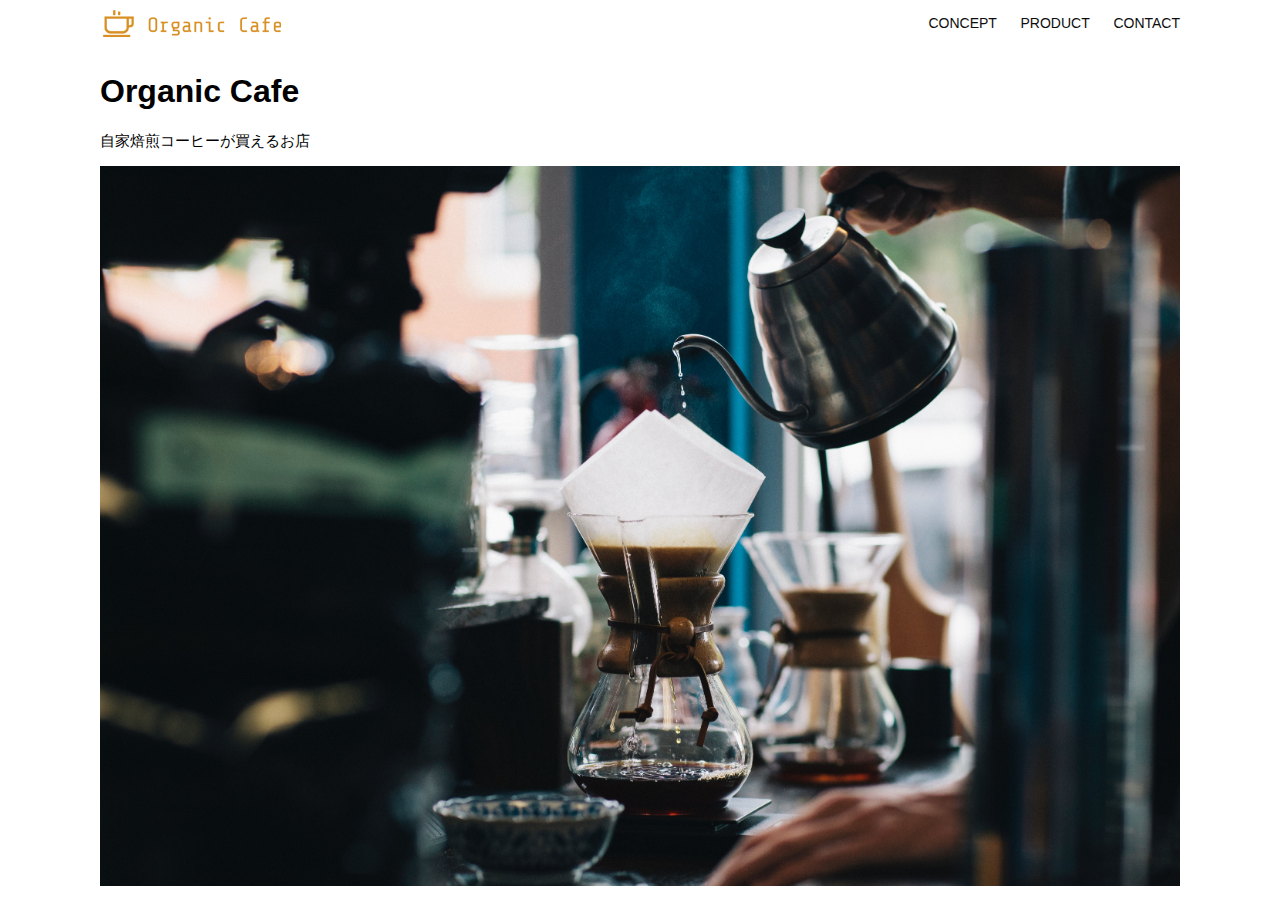
<file: hrml-css-kadai_013/index.html>
<!DOCTYPE html>
<html>

<head>
  <title>Organic Cafe</title>
  <meta charset="UTF-8" />
  <meta name="description" content="自家焙煎のコーヒーがお家で楽しめるOrganic Cafe" />
  <meta name="viewport" content="width=device-width, initial-scale=1.0" />
  <link rel="stylesheet" href="style.css" />
</head>

<body>
  <!-- ヘッダー -->
  <header>
    <!-- ロゴ -->
    <a href="index.html" id="logo"><img src="images/logo.png" alt="トップページに戻る" /></a>

    <!-- PC用ナビゲーション -->
    <nav id="nav-pc">
      <a href="index.html#concept">CONCEPT</a>
      <a href="index.html#product">PRODUCT</a>
      <a href="index.html#contact">CONTACT</a>
    </nav>
    <!-- 追加　-->

    <img id="menu-sp" src="images/button-menu.png" alt="ナビゲーションを開く"
      onclick="document.getElementById('nav-sp').style.display = 'block'">

    <nav id="nav-sp">
      <ul>
        <li>
          <img id="close" src="images/button-close.png" alt="ナビゲーションを閉じる"
            onclick="document.getElementById('nav-sp').style.display = 'none'">
        </li>
        <li>
          <a id="logo-sp" href="index.html" onclick="document.getElementById('nav-sp').style.display = 'none'">
            <img src="images/logo-sp.png" alt="トップページに戻る">
          </a>
        </li>
        <li>
          <a class="menu" href="index.html#concept"
            onclick="document.getElementById('nav-sp').style.display = 'none'">CONCEPT</a>
        </li>
        <li>
          <a class="menu" href="index.html#product"
            onclick="document.getElementById('nav-sp').style.display = 'none'">PRODUCT</a>
        </li>
        <li><a class="menu" href="index.html#contact"
            onclick="document.getElementById('nav-sp').style.display = 'none'">CONTACT</a>
        </li>
      </ul>
    </nav>
    </div>
  </header>

  <main>
    <article>
      <!-- メインビジュアル -->
      <section id="main-visual">
        <div id="main-message">
          <h1>Organic Cafe</h1>
          <p>自家焙煎コーヒーが買えるお店</p>
        </div>
        <img src="images/main-image.jpg" alt="コーヒーをハンドドリップで淹れる画像" />
      </section>
    </article>
  </main>
</body>

</html>
</file>
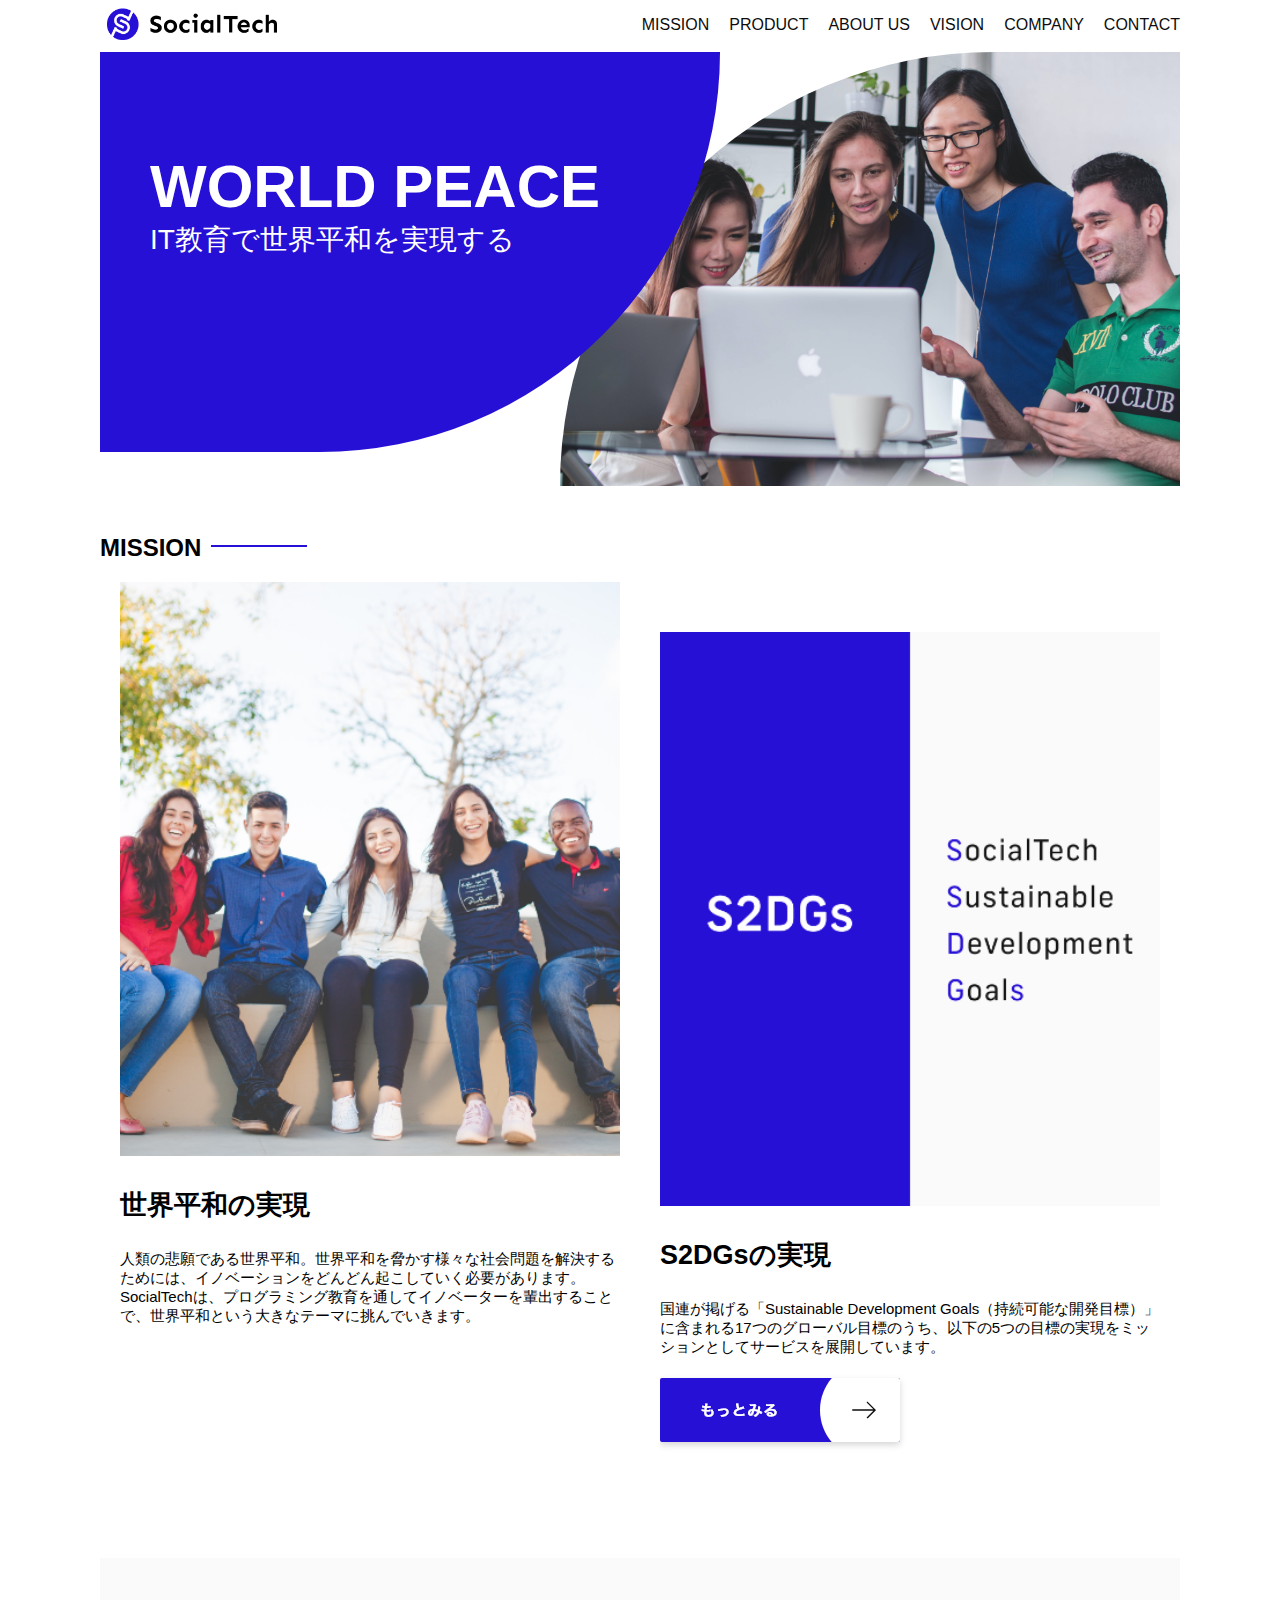
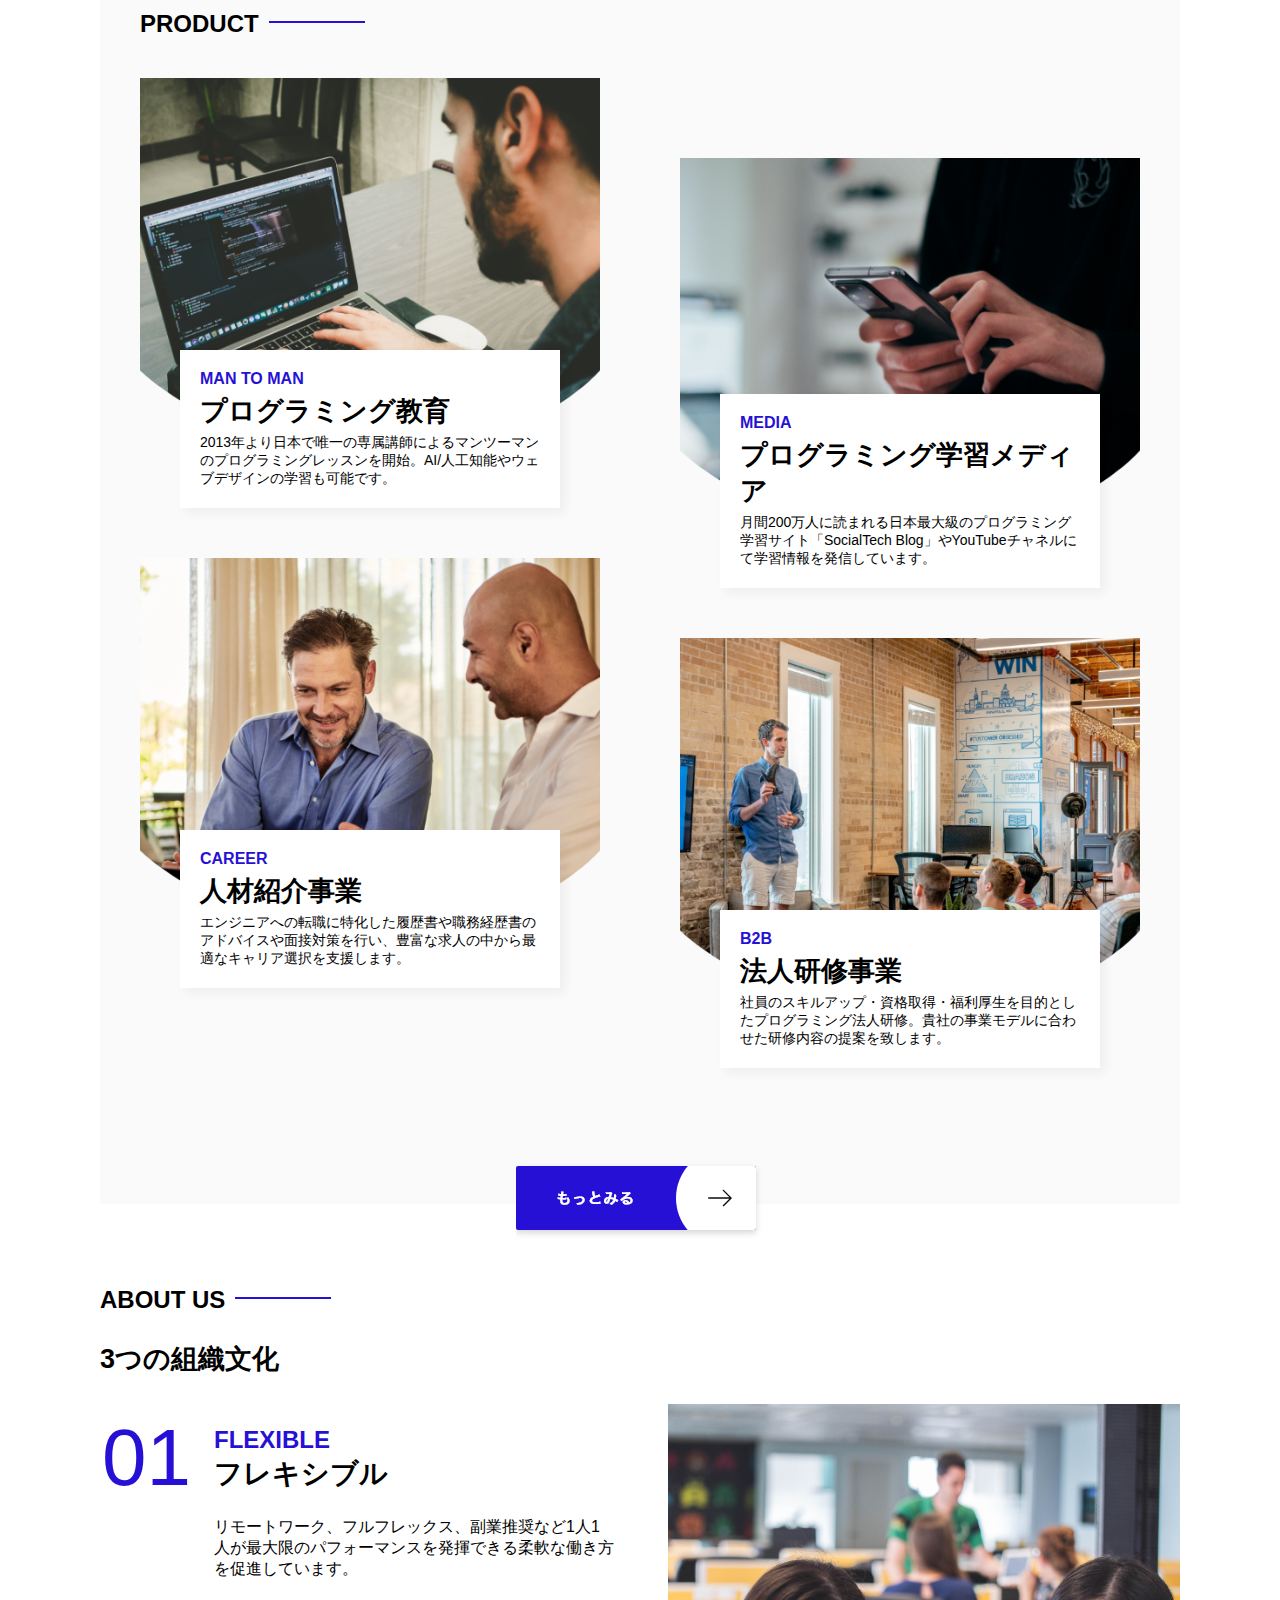
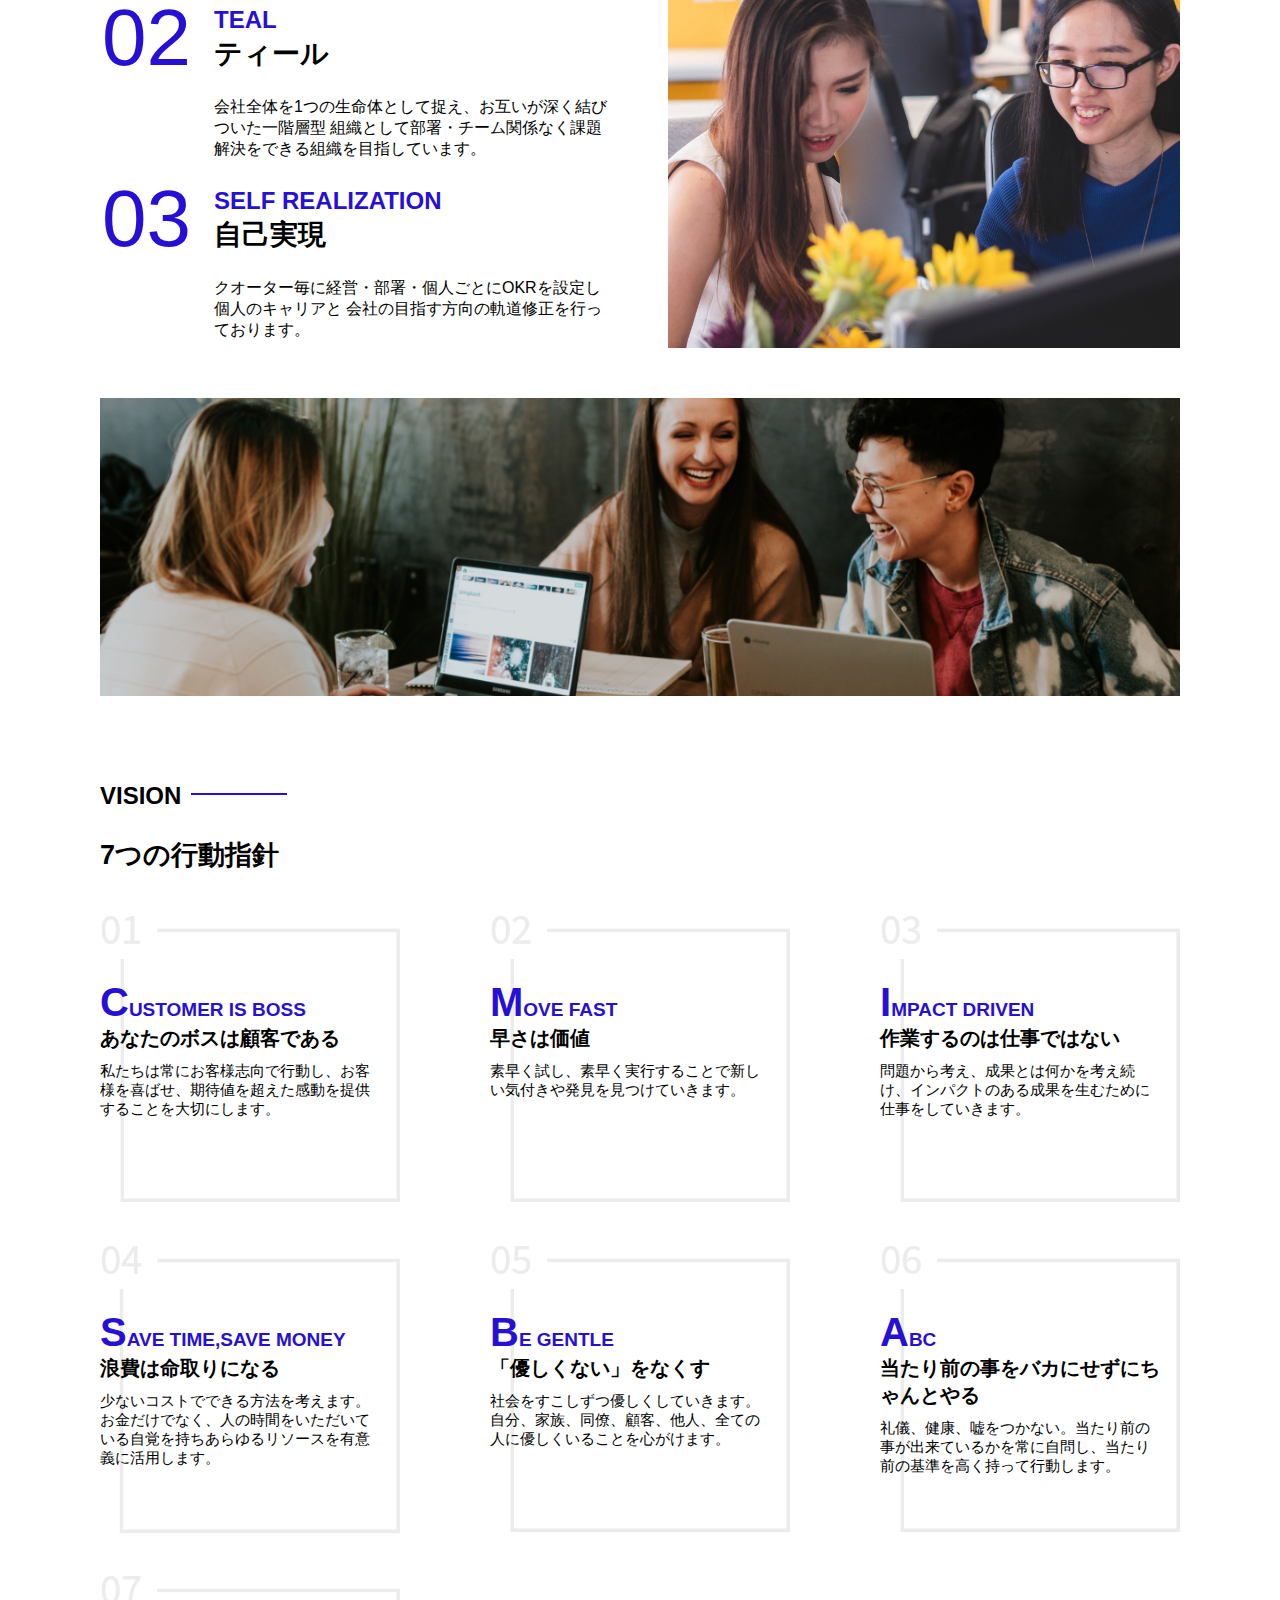
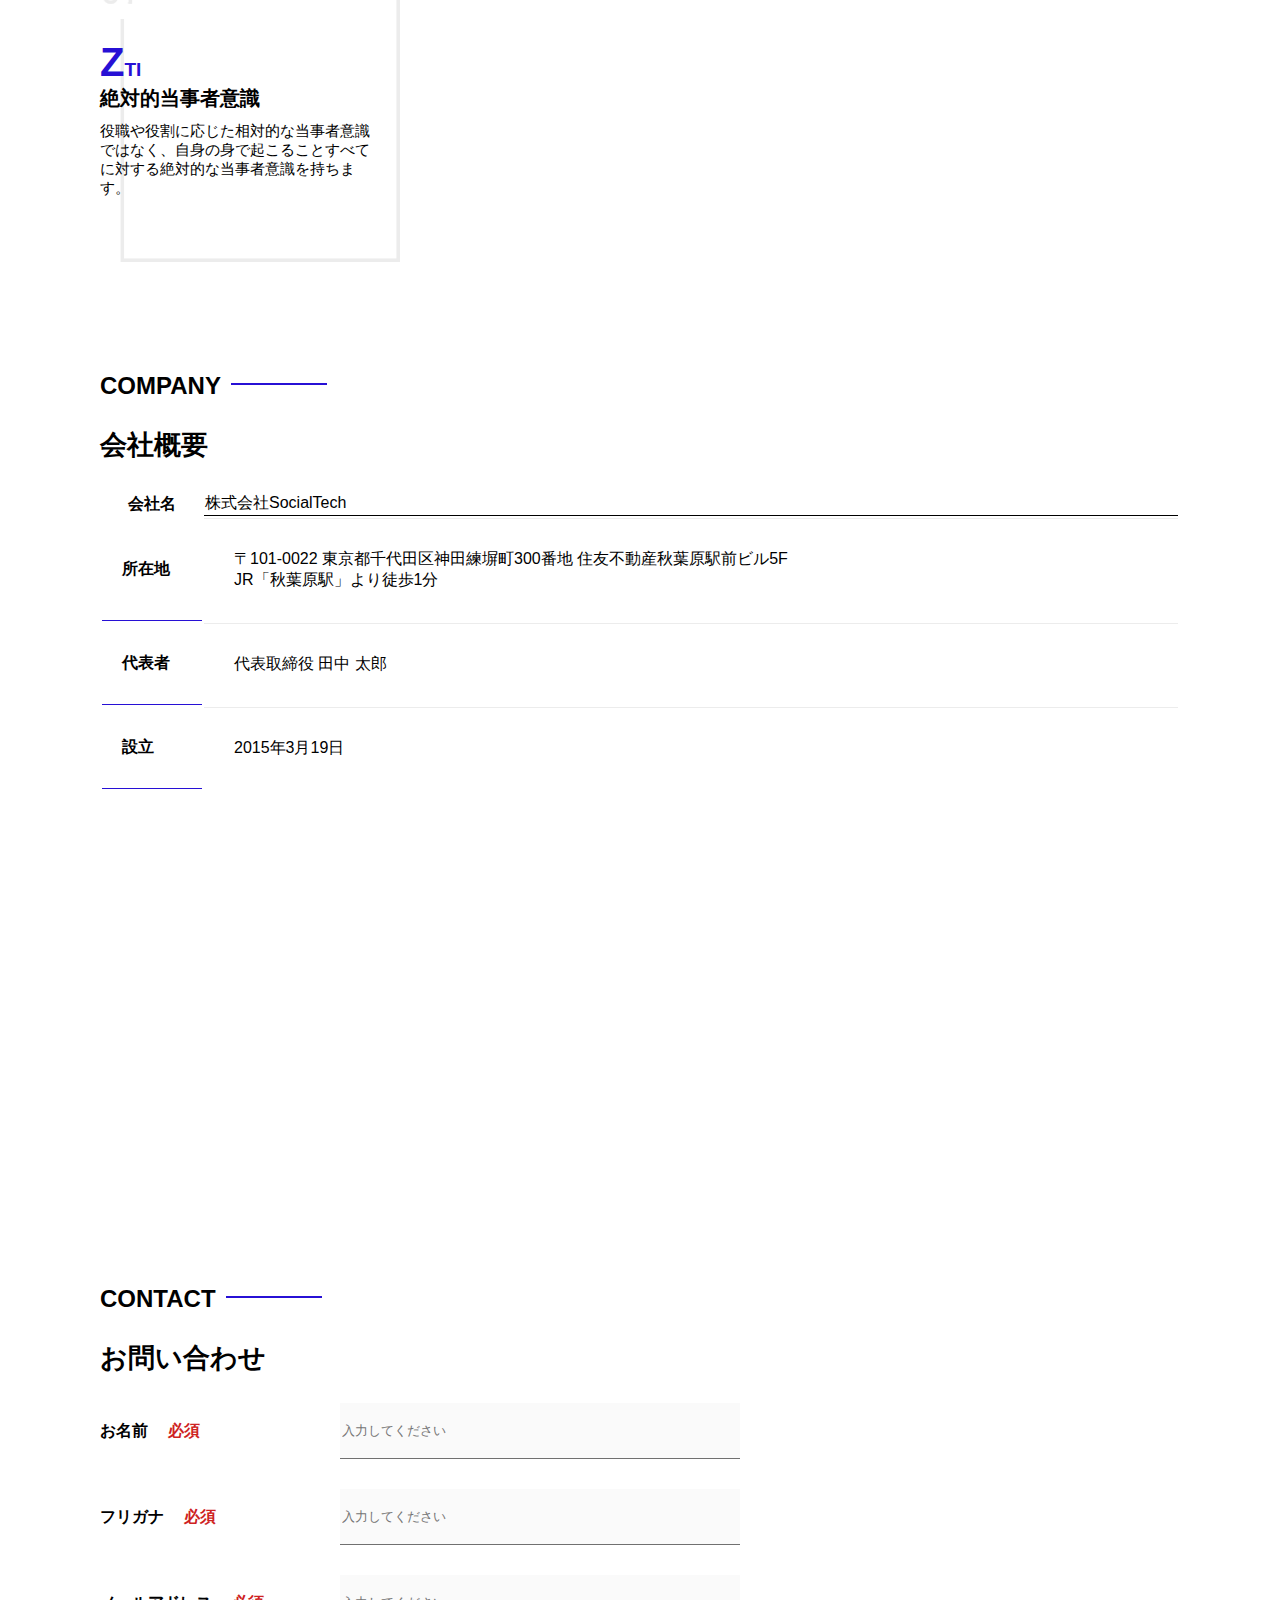
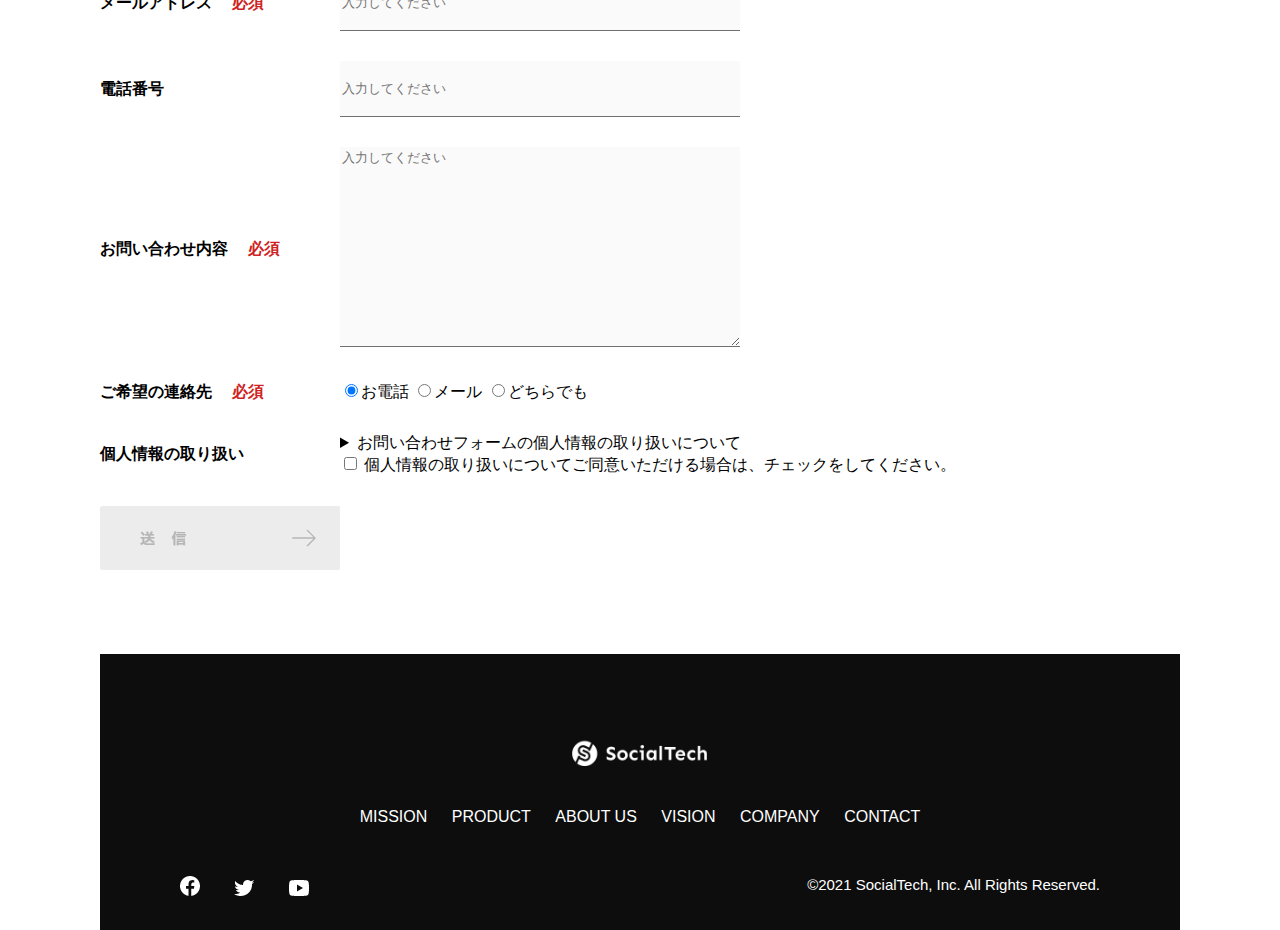
<file: kadai_tutorial_output/index.html>
<!DOCTYPE html>
<html>

<head>
  <title>SocialTech</title>
  <meta charset="utf-8">
  <meta name="description" content="SocialTechはEdTech業界のリーディングカンパニーを目指します。">
  <meta name="viewport" content="width=device-width, initial-scale=1.0">
  <link rel="stylesheet" href="style.css">
</head>

<body>
  <!-- ヘッダー -->
  <header>
    <!-- ロゴ -->
    <a href="index.html" id="logo"><img src="images/logo.png" alt="トップページに戻る"></a>

    <!-- PC用ナビゲーション -->
    <nav id="nav-pc">
      <ul>
        <li><a href="mission.html">MISSION</a></li>
        <li><a href="product.html">PRODUCT</a></li>
        <li><a href="index.html#aboutus">ABOUT US</a></li>
        <li><a href="index.html#vision">VISION</a></li>
        <li><a href="index.html#company">COMPANY</a></li>
        <li><a href="index.html#contact">CONTACT</a></li>
      </ul>
    </nav>
    <!-- スマホ用メニューボタン -->
    <button id="menu-sp" onclick="document.getElementById('nav-sp').style.display = 'block'">
      <img src="images/button-menu.png" alt="ナビゲーションを開く">
    </button>
    <!-- スマホ用ナビゲーション -->
    <div id="nav-sp">
      <button id="close" onclick="document.getElementById('nav-sp').style.display = 'none'">
        <img src="images/button-close.png" alt="ナビゲーションを閉じる">
      </button>

      <nav>
        <ul>
          <li>
            <a id="logo-sp" href="index.html" onclick="document.getElementById('nav-sp').style.display = 'none'"><img
                src="images/logo-sp.png" alt="トップページに戻る"></a>
          </li>
          <li><a class="menu" href="mission.html"
              onclick="document.getElementById('nav-sp').style.display = 'none'">MISSION</a></li>
          <li><a class="menu" href="product.html"
              onclick="document.getElementById('nav-sp').style.display = 'none'">PRODUCT</a></li>
          <li><a class="menu" href="index.html#aboutus"
              onclick="document.getElementById('nav-sp').style.display = 'none'">ABOUT US</a></li>
          <li><a class="menu" href="index.html#vision"
              onclick="document.getElementById('nav-sp').style.display = 'none'">VISION</a></li>
          <li><a class="menu" href="index.html#company"
              onclick="document.getElementById('nav-sp').style.display = 'none'">COMPANY</a></li>
          <li><a class="menu" href="index.html#contact"
              onclick="document.getElementById('nav-sp').style.display = 'none'">CONTACT</a></li>
        </ul>
      </nav>
      <div id="sns">
        <a href="https://www.facebook.com/sejuku2013">
          <img src="images/button-facebook.png" alt="Facebookのリンク">
        </a>
        <a href="https://twitter.com/samuraijuku">
          <img src="images/button-twitter.png" alt="Twitterのリンク">
        </a>
        <a href="https://www.youtube.com/channel/UCCFOQO5aDK0xXam4cUQXT8g">
          <img src="images/button-youtube.png" alt="YouTubeのリンク">
        </a>
      </div>
    </div>
  </header>
  <main>
    <article>
      <!-- メインビジュアル -->
      <section id="main-visual">
        <div id="main-message">
          <h1>WORLD PEACE</h1>
          <p>IT教育で世界平和を実現する</p>
        </div>
        <img src="images/index/index-main.png" alt="PCの周りに集まる多国籍の仲間たち">
      </section>
      <!--ミッション-->
      <section id="mission">
        <h2 class="index-h2">MISSION</h2>
        <div id="mission-flex">
          <div>
            <img id="mission-photo" src="images/index/index-mission.png" alt="屋外のベンチで写真を撮影する多国籍の仲間たち">
            <h3>世界平和の実現</h3>
            <p>
              人類の悲願である世界平和。世界平和を脅かす様々な社会問題を解決するためには、イノベーションをどんどん起こしていく必要があります。SocialTechは、プログラミング教育を通してイノベーターを輩出することで、世界平和という大きなテーマに挑んでいきます。
            </p>
          </div>
          <div>
            <img id="s2dgs" src="images/index/s2dgs.png" alt="S2DGs">
            <h3>S2DGsの実現</h3>
            <p>国連が掲げる「Sustainable Development Goals（持続可能な開発目標）」に含まれる17つのグローバル目標のうち、以下の5つの目標の実現をミッションとしてサービスを展開しています。</p>
            <a href="mission.html">
              <img src="images/button-more.png" alt="もっとみる">
            </a>
          </div>
        </div>
      </section>
      <!-- プロダクト -->
      <section id="product">
        <h2 class="index-h2">PRODUCT</h2>
        <div class="product-flex">
          <div id="product-left">
            <div>
              <img class="product-photo" src="images/index/index-mantoman.png" alt="PCでコードを書く男性">
              <div class="product-explain">
                <span>MAN TO MAN</span>
                <h3>プログラミング教育</h3>
                <p>
                  2013年より日本で唯一の専属講師によるマンツーマンのプログラミングレッスンを開始。AI/人工知能やウェブデザインの学習も可能です。
                </p>
              </div>
            </div>
            <div>
              <img class="product-photo" src="images/index/index-career.png" alt="笑顔で話し合う2人の男性">
              <div class="product-explain">
                <span>CAREER</span>
                <h3>人材紹介事業</h3>
                <p>
                  エンジニアへの転職に特化した履歴書や職務経歴書のアドバイスや面接対策を行い、豊富な求人の中から最適なキャリア選択を支援します。
                </p>
              </div>
            </div>
          </div>
          <div id="product-right">
            <div>
              <img class="product-photo" src="images/index/index-media.png" alt="スマートフォンを操作する人">
              <div class="product-explain">
                <span>MEDIA</span>
                <h3>プログラミング学習メディア</h3>
                <p>
                  月間200万人に読まれる日本最大級のプログラミング学習サイト「SocialTech
                  Blog」やYouTubeチャネルにて学習情報を発信しています。
                </p>
              </div>
            </div>
            <div>
              <img class="product-photo" src="images/index/index-b2b.png" alt="講演中の男性とそれを聴く人々">
              <div class="product-explain">
                <span>B2B</span>
                <h3>法人研修事業</h3>
                <p>
                  社員のスキルアップ・資格取得・福利厚生を目的としたプログラミング法人研修。貴社の事業モデルに合わせた研修内容の提案を致します。
                </p>
              </div>
            </div>
          </div>
        </div>
        <div id="product-more">
          <a href="product.html">
            <img src="images/button-more.png" alt="もっとみる">
          </a>
        </div>
      </section>
      <!---ABOUT US-->
      <section id="aboutus">
        <h2 class="index-h2">ABOUT US</h2>
        <h3>3つの組織文化</h3>
        <div>
          <table class="culture-table">
            <tr>
              <td class="culture-num">01</td>
              <th>
                <span class="culture-en">FLEXIBLE</span><br>フレキシブル
              </th>
            </tr>
            <tr>
              <td>
                <!--空のセル-->
              </td>
              <td class="culture-description">
                リモートワーク、フルフレックス、副業推奨など1人1人が最大限のパフォーマンスを発揮できる柔軟な働き方を促進しています。
              </td>
            </tr>
            <tr>
              <td class="culture-num">02</td>
              <th><span class="culture-en">TEAL</span><br>ティール</th>
            </tr>
            <tr>
              <td>
                <!--空のセル-->
              </td>
              <td class="culture-description">
                会社全体を1つの生命体として捉え、お互いが深く結びついた一階層型
                組織として部署・チーム関係なく課題解決をできる組織を目指しています。
              </td>
            </tr>
            <tr>
              <td class="culture-num">03</td>
              <th>
                <span class="culture-en">SELF REALIZATION</span><br>自己実現
              </th>
            </tr>
            <tr>
              <td>
                <!--空のセル-->
              </td>
              <td class="culture-description">
                クオーター毎に経営・部署・個人ごとにOKRを設定し個人のキャリアと
                会社の目指す方向の軌道修正を行っております。
              </td>
            </tr>
          </table>
          <img class="culture-img" src="images/index/index-aboutus1.png" alt="笑顔で話し合う2人の女性">
        </div>
        <img class="culture-img2" src="images/index/index-aboutus2.png" alt="笑顔で話し合う3人の男女">
      </section>
      <!-- VISION -->
      <section id="vision">
        <h2 class="index-h2">VISION</h2>
        <h3>7つの行動指針</h3>
        <div>
          <div class="vision-box">
            <img src="images/index/vision-01.png" alt="01">
            <div>
              <h4>CUSTOMER IS BOSS</h4>
              <h5>あなたのボスは顧客である</h5>
              <p>
                私たちは常にお客様志向で行動し、お客様を喜ばせ、期待値を超えた感動を提供することを大切にします。
              </p>
            </div>
          </div>
          <div class="vision-box">
            <img src="images/index/vision-02.png" alt="02">
            <div>
              <h4>MOVE FAST</h4>
              <h5>早さは価値</h5>
              <p>
                素早く試し、素早く実行することで新しい気付きや発見を見つけていきます。
              </p>
            </div>
          </div>
          <div class="vision-box">
            <img src="images/index/vision-03.png" alt="03">
            <div>
              <h4>IMPACT DRIVEN</h4>
              <h5>作業するのは仕事ではない</h5>
              <p>
                問題から考え、成果とは何かを考え続け、インパクトのある成果を生むために仕事をしていきます。
              </p>
            </div>
          </div>
          <div class="vision-box">
            <img src="images/index/vision-04.png" alt="04">
            <div>
              <h4>SAVE TIME,SAVE MONEY</h4>
              <h5>浪費は命取りになる</h5>
              <p>
                少ないコストでできる方法を考えます。お金だけでなく、人の時間をいただいている自覚を持ちあらゆるリソースを有意義に活用します。
              </p>
            </div>
          </div>
          <div class="vision-box">
            <img src="images/index/vision-05.png" alt="05">
            <div>
              <h4>BE GENTLE</h4>
              <h5>「優しくない」をなくす</h5>
              <p>
                社会をすこしずつ優しくしていきます。自分、家族、同僚、顧客、他人、全ての人に優しくいることを心がけます。
              </p>
            </div>
          </div>
          <div class="vision-box">
            <img src="images/index/vision-06.png" alt="06">
            <div>
              <h4>ABC</h4>
              <h5>当たり前の事をバカにせずにちゃんとやる</h5>
              <p>
                礼儀、健康、嘘をつかない。当たり前の事が出来ているかを常に自問し、当たり前の基準を高く持って行動します。
              </p>
            </div>
          </div>
          <div class="vision-box">
            <img src="images/index/vision-07.png" alt="07">
            <div>
              <h4>ZTI</h4>
              <h5>絶対的当事者意識</h5>
              <p>
                役職や役割に応じた相対的な当事者意識ではなく、自身の身で起こることすべてに対する絶対的な当事者意識を持ちます。
              </p>
            </div>
          </div>
        </div>
      </section>
      <!-- COMPANY -->
      <section id="company">
        <h2 class="index-h2">COMPANY</h2>
        <h3>会社概要</h3>
        <table id="company-table">
          <tr>
            <th class="tableaheder tableaheader-first">会社名</th>
            <td class="cell-first">株式会社SocialTech</td>
          </tr>
          <tr>
            <th class="tableheader">所在地</th>
            <td class="cell"> 〒101-0022 東京都千代田区神田練塀町300番地 住友不動産秋葉原駅前ビル5F<br>JR「秋葉原駅」より徒歩1分</td>
          </tr>
          <tr>
            <th class="tableheader">代表者</th>
            <td class="cell">代表取締役 田中 太郎</td>
          </tr>
          <tr>
            <th class="tableheader">設立</th>
            <td class="cell">2015年3月19日</td>
          </tr>
        </table>
        <iframe
          src="https://www.google.com/maps/embed?pb=!1m18!1m12!1m3!1d3240.0688551336807!2d139.7720776771055!3d35.69992317258124!2m3!1f0!2f0!3f0!3m2!1i1024!2i768!4f13.1!3m3!1m2!1s0x60188fee13660e23%3A0x77137876edf742ac!2z5L2P5Y-L5LiN5YuV55Sj56eL6JGJ5Y6f6aeF5YmN44OT44Or!5e0!3m2!1sja!2sjp!4v1704858013291!5m2!1sja!2sjp"
          style="border: 0" allowfullscreen="" loading="lazy"></iframe>
      </section>
      <!-- お問い合わせフォーム -->
      <section id="contact">
        <h2 class="index-h2">CONTACT</h2>
        <h3>お問い合わせ</h3>
        <form>
          <div>
            <div class="contact-heading">
              <label class="contact-label">お名前<span class="contact-span">必須</span></label>
            </div>
            <div>
              <input type="text" name="name" placeholder="入力してください" class="contact-textbox">
            </div>
          </div>
          <div>
            <div class="contact-heading">
              <label class="contact-label">フリガナ<span class="contact-span">必須</span></label>
            </div>
            <div>
              <input type="text" name="hurigana" placeholder="入力してください" class="contact-textbox">
            </div>
          </div>
          <div>
            <div class="contact-heading">
              <label class="contact-label">メールアドレス<span class="contact-span">必須</span></label>
            </div>
            <div>
              <input type="text" name="email" placeholder="入力してください" class="contact-textbox">
            </div>
          </div>
          <div>
            <div class="contact-heading">
              <label class="contact-label">電話番号</label>
            </div>
            <div>
              <input type="text" name="tel" placeholder="入力してください" class="contact-textbox">
            </div>
          </div>
          <div>
            <div class="contact-heading">
              <label class="contact-label">お問い合わせ内容<span class="contact-span">必須</span></label>
            </div>
            <div>
              <textarea class="contact-textarea" placeholder="入力してください" name="message"></textarea>
            </div>
          </div>
          <div>
            <div class="contact-heading">
              <label class="contact-label">ご希望の連絡先<span class="contact-span">必須</span></label>
            </div>
            <div>
              <input class="radiobutton" type="radio" value="tel" name="contact" checked><label>お電話</label>
              <input class="radiobutton" type="radio" value="mail" name="contact"><label>メール</label>
              <input class="radiobutton" type="radio" value="both" name="contact"><label>どちらでも</label>
            </div>
          </div>
          <div>
            <div class="contact-heading">
              <label class="contact-label">個人情報の取り扱い</label>
            </div>
            <div>
              <details>
                <summary>
                  お問い合わせフォームの個人情報の取り扱いについて
                </summary>
                <div>
                  <dl>

                    <dt>１．組織の名称又は氏名</dt>
                    <dd>株式会社SocialTech</dd>

                    <dt>
                      ２．個人情報保護管理者（若しくはその代理人）の氏名又は職名、所属及び連絡先
                    </dt>
                    <dd>
                      <p>鈴木 一郎 コーポレート部</p>
                      <p>メールアドレス：samurai@example.com</p>
                      <p>TEL：03-1234-5678</p>
                    </dd>

                    <dt>３．個人情報の利用目的</dt>
                    <dd>
                      <ul>
                        <li>・本サービス及び本サービスに関連する情報の提供又はそれらに関する連絡のため</li>
                        <li>・ユーザーの本人確認のため</li>
                        <li>・当社サービスのご案内のため</li>
                        <li>・当社の商品等の広告または宣伝（電子メールによるものを含むものとします。）</li>
                      </ul>
                    </dd>

                    <dt>４．個人情報の取り扱い業務の委託</dt>
                    <dd>
                      個人情報の取扱業務の全部または一部を外部に業務委託する場合があります。その際、弊社は、個人情報を適切に保護できる管理体制を敷き実行していることを条件として委託先を厳選したうえで、機密保持契約を委託先と締結し、お客様の個人情報を厳密に管理させます。
                    </dd>

                    <dt>５．個人情報の開示等の請求</dt>
                    <dd>
                      お客様は、弊社に対してご自身の個人情報の開示等（利用目的の通知、開示、内容の訂正・追加・削除、利用の停止または消去、第三者への提供の停止）に関して、当社問合わせ窓口に申し出ることができます。<br>
                      その際、弊社はお客様ご本人を確認させていただいたうえで、合理的な期間内に対応いたします。<br>
                      なお、個人情報に関する弊社問合わせ先は、次の通りです。
                    </dd>
                    <dd>
                      <p>株式会社SocialTech 個人情報問合せ窓口</p>
                      <p>
                        〒150-0043 東京都千代田区神田練塀町300番地
                        住友不動産秋葉原駅前ビル5F
                      </p>
                      <p>
                        メールアドレス：samurai@example.com TEL：03-1234-5678
                      </p>
                    </dd>

                    <dt>６．個人情報を提供されることの任意性について</dt>
                    <dd>
                      お客様がご自身の個人情報を弊社に提供されるか否かは、お客様のご判断によりますが、もしご提供されない場合には、適切なサービスが提供できない場合がありますので予めご了承ください。
                    </dd>

                  </dl>
                </div>
              </details>
              <input type="checkbox" name="agree">
              <span>個人情報の取り扱いについてご同意いただける場合は、チェックをしてください。</span>
            </div>
          </div>
          <input type="image" src="images/button-submit.png" alt="送信する">
        </form>
      </section>
    </article>
  </main>

  <footer>
    <div id="footer-logo">
      <img src="images/logo-sp.png" alt="SocialTech">
    </div>
    <div id="footer-link">
      <a href="mission.html">MISSION</a>
      <a href="product.html">PRODUCT</a>
      <a href="index.html#aboutus">ABOUT US</a>
      <a href="index.html#vision">VISION</a>
      <a href="index.html#company">COMPANY</a>
      <a href="index.html#contact">CONTACT</a>
    </div>
    <div id="sns-footer">
      <div class="sns-btns">
        <a href="https://www.facebook.com/sejuku2013"><img src="images/button-facebook.png" alt="Facebookのリンク"></a>
        <a href="https://twitter.com/samuraijuku"><img src="images/button-twitter.png" alt="Twitterのリンク"></a>
        <a href="https://www.youtube.com/channel/UCCFOQO5aDK0xXam4cUQXT8g"><img src="images/button-youtube.png"
            alt="YouTubeのリンク"></a>
      </div>
      <p id="copyright">&copy;2021 SocialTech, Inc. All Rights Reserved.</p>
    </div>
  </footer>
</body>

</html>
</file>
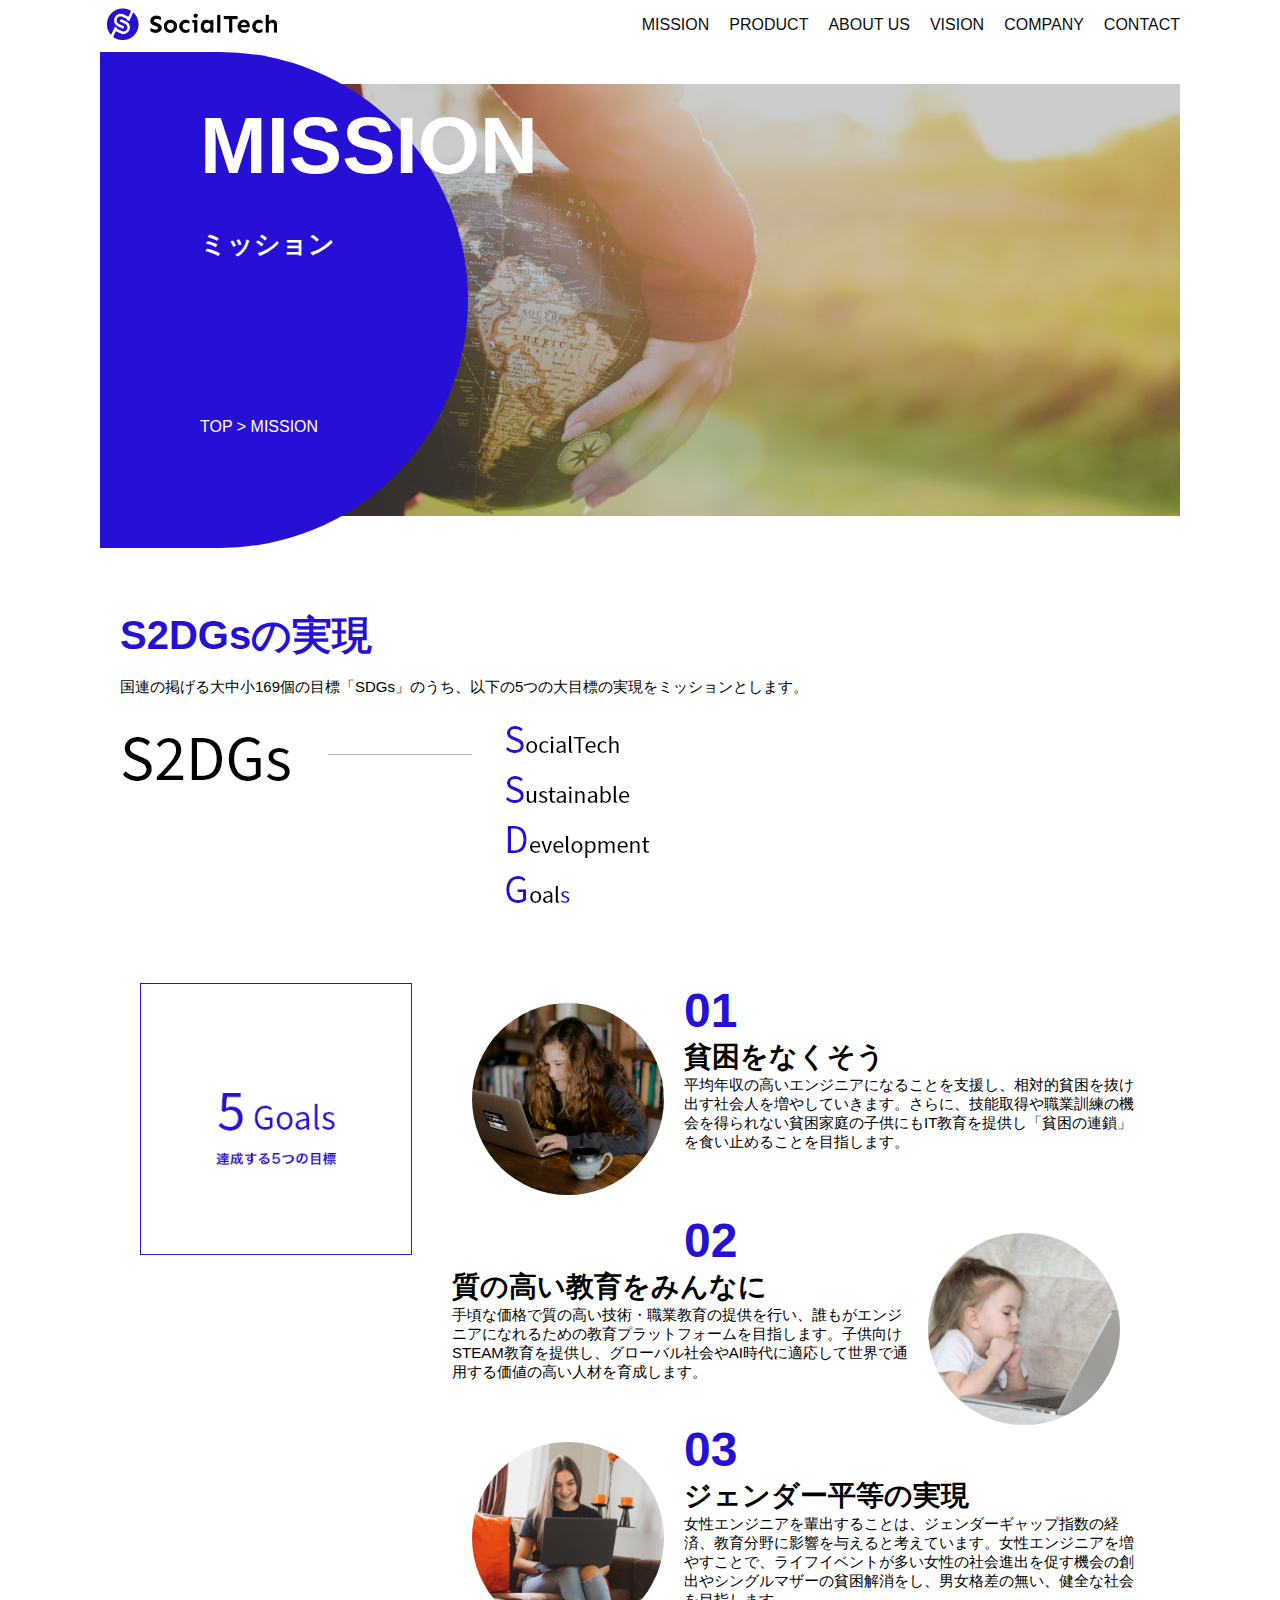
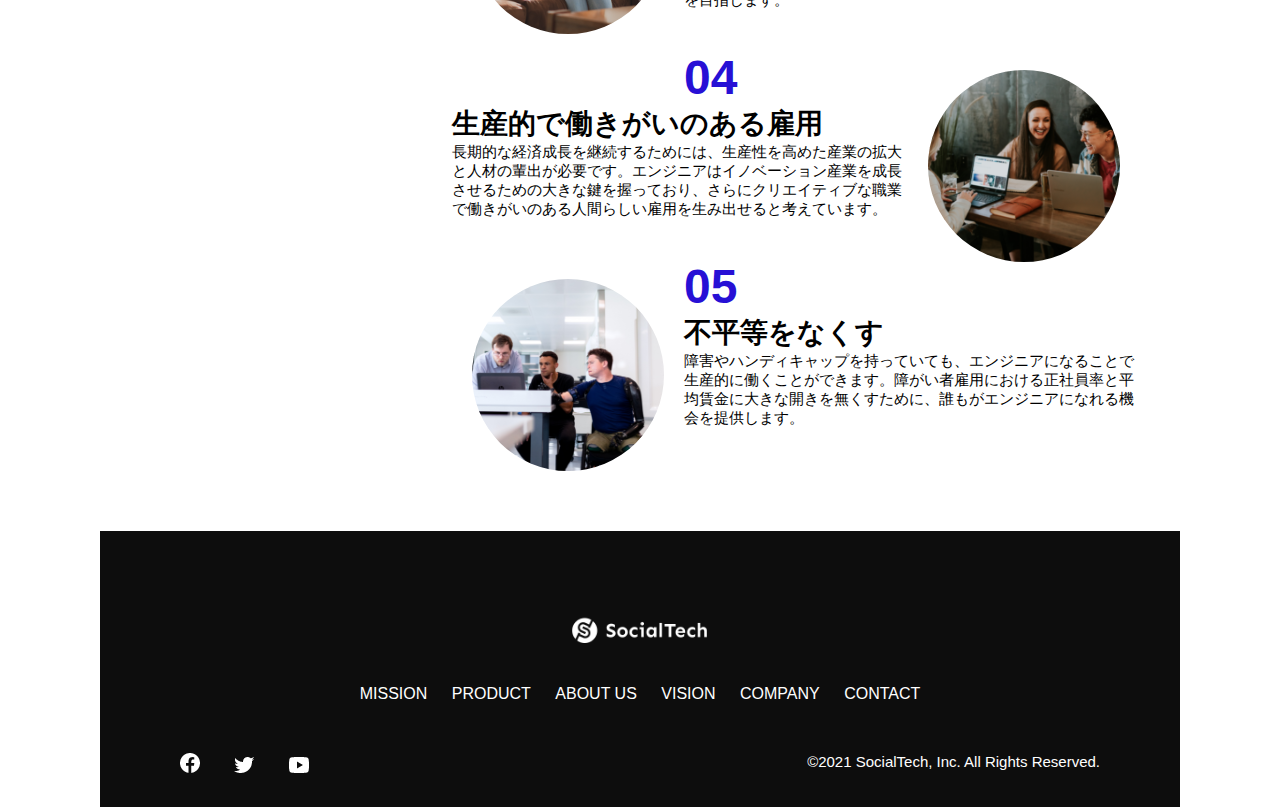
<file: kadai_tutorial_output/mission.html>
<!DOCTYPE html>
<html>

<head>
  <title>SocialTech - MISSION ミッション　-</title>
  <meta charset="utf-8">
  <meta name="description" content="SocialTechが目指す5つの目標（S2DGs）を紹介します">
  <mate name="viewport" content="width=device-width, initial-scale=1.0">
    <link rel="stylesheet" href="style.css">
</head>

<body>
  <!-- ヘッダー -->
  <header>
    <!-- ロゴ -->
    <a href="index.html" id="logo">
      <img src="images/logo.png" alt="トップページに戻る">
    </a>

    <!-- PC用ナビゲーション -->
    <nav id="nav-pc">
      <ul>
        <li><a href="mission.html">MISSION</a></li>
        <li><a href="product.html">PRODUCT</a></li>
        <li><a href="index.html#aboutus">ABOUT US</a></li>
        <li><a href="index.html#vision">VISION</a></li>
        <li><a href="index.html#company">COMPANY</a></li>
        <li><a href="index.html#contact">CONTACT</a></li>
      </ul>
    </nav>

    <!-- スマホ用メニューボタン -->
    <button id="menu-sp" onclick="document.getElementById('nav-sp').style.display = 'block'">
      <img src="images/button-menu.png" alt="ナビゲーションを開く">
    </button>

    <!-- スマホ用ナビゲーション -->
    <div id="nav-sp">
      <button id="close" onclick="document.getElementById('nav-sp').style.display = 'none'">
        <img src="images/button-close.png" alt="ナビゲーションを閉じる">
      </button>

      <nav>
        <ul>
          <li>
            <a id="logo-sp" href="index.html" onclick="document.getElementById('nav-sp').style.display = 'none'"><img
                src="images/logo-sp.png" alt="トップページに戻る"></a>
          </li>
          <li><a class="menu" href="mission.html"
              onclick="document.getElementById('nav-sp').style.display = 'none'">MISSION</a></li>
          <li>
            <a class="menu" href="product.html"
              onclick="document.getElementById('nav-sp').style.display = 'none'">PRODUCT</a>
          </li>
          <li>
            <a class="menu" href="index.html#aboutus"
              onclick="document.getElementById('nav-sp').style.display = 'none'">ABOUT
              US</a>
          </li>
          <li>
            <a class="menu" href="index.html#vision"
              onclick="document.getElementById('nav-sp').style.display = 'none'">VISION</a>
          </li>
          <li> <a class="menu" href="index.html#company"
              onclick="document.getElementById('nav-sp').style.display = 'none'">COMPANY</a></li>

          <li><a class="menu" href="index.html#contact"
              onclick="document.getElementById('nav-sp').style.display = 'none'">CONTACT</a></li>
        </ul>
      </nav>
      <div id="sns">
        <a href="https://www.facebook.com/sejuku2013">
          <img src="images/button-facebook.png" alt="Facebookのリンク">
        </a>
        <a href="https://twitter.com/samuraijuku">
          <img src="images/button-twitter.png" alt="Twitterのリンク">
        </a>
        <a href="https://www.youtube.com/channel/UCCFOQO5aDK0xXam4cUQXT8g">
          <img src="images/button-youtube.png" alt="YouTubeのリンク">
        </a>
      </div>
    </div>
  </header>

  <main>
    <article>
      <section id="mission-main">
        <div class="mission-main-inner">
          <div id="mission-title">
            <h1>MISSION<br><span>ミッション</span></h1>
            <p>TOP > MISSION</p>
          </div>
        </div>
      </section>

      <section id="mission-s2dgs">
        <h2 class="mission-h2">S2DGsの実現</h2>
        <p>
          国連の掲げる大中小169個の目標「SDGs」のうち、以下の5つの大目標の実現をミッションとします。
        </p>
        <img src="images/mission/mission-s2dgs.png" alt="S2DGs">
      </section>

      <section id="mission-five-goals">
        <div class="five-goals-image">
          <img src="images/mission/mission-5goals.png" alt="5Goals">
        </div>
        <div class="five-goals-read">
          <div>
            <img class="fivegoals-image-left" src="images/mission/mission-5goals01.png" alt="PCを操作する女の子">
            <span class="fivegoals-number">01</span>
            <h3 class="fivegoals-h3">貧困をなくそう</h3>
            <p class="fivegoals-p">
              平均年収の高いエンジニアになることを支援し、相対的貧困を抜け出す社会人を増やしていきます。さらに、技能取得や職業訓練の機会を得られない貧困家庭の子供にもIT教育を提供し「貧困の連鎖」を食い止めることを目指します。
            </p>
          </div>
          　<div>
            <img class="fivegoals-image-right" src="images/mission/mission-5goals02.png" alt="PCを見つめる小さい女の子">
            <span class="fivegoals-number">02</span>
            <h3 class="fivegoals-h3">質の高い教育をみんなに</h3>
            <p class="fivegoals-p">
              手頃な価格で質の高い技術・職業教育の提供を行い、誰もがエンジニアになれるための教育プラットフォームを目指します。子供向けSTEAM教育を提供し、グローバル社会やAI時代に適応して世界で通用する価値の高い人材を育成します。
            </p>
          </div>
          <div>
            <img class="fivegoals-image-left" src="images/mission/mission-5goals03.png" alt="PCを操作する女性">
            <span class="fivegoals-number">03</span>
            <h3 class="fivegoals-h3">ジェンダー平等の実現</h3>
            <p class="fivegoals-p">
              女性エンジニアを輩出することは、ジェンダーギャップ指数の経済、教育分野に影響を与えると考えています。女性エンジニアを増やすことで、ライフイベントが多い女性の社会進出を促す機会の創出やシングルマザーの貧困解消をし、男女格差の無い、健全な社会を目指します。
            </p>
          </div>
          <div>
            <img class="fivegoals-image-right" src="images/mission/mission-5goals04.png" alt="笑顔で話し合う3人の男女">
            <span class="fivegoals-number">04</span>
            <h3 class="fivegoals-h3">生産的で働きがいのある雇用</h3>
            <p class="fivegoals-p">
              長期的な経済成長を継続するためには、生産性を高めた産業の拡大と人材の輩出が必要です。エンジニアはイノベーション産業を成長させるための大きな鍵を握っており、さらにクリエイティブな職業で働きがいのある人間らしい雇用を生み出せると考えています。
            </p>
          </div>
          <div>
            <img class="fivegoals-image-left" src="images/mission/mission-5goals05.png" alt="障害を持つ男性が生き生きと働く様子">
            <span class="fivegoals-number">05</span>
            <h3 class="fivegoals-h3">不平等をなくす</h3>
            <p class="fivegoals-p">
              障害やハンディキャップを持っていても、エンジニアになることで生産的に働くことができます。障がい者雇用における正社員率と平均賃金に大きな開きを無くすために、誰もがエンジニアになれる機会を提供します。</p>
          </div>
        </div>
      </section>
    </article>
  </main>

  <footer>
    <div id="footer-logo">
      <img src="images/logo-sp.png" alt="SocialTech">
    </div>
    <div id="footer-link">
      <a href="mission.html">MISSION</a>
      <a href="product.html">PRODUCT</a>
      <a href="index.html#aboutus">ABOUT US</a>
      <a href="index.html#vision">VISION</a>
      <a href="index.html#company">COMPANY</a>
      <a href="index.html#contact">CONTACT</a>
    </div>
    <div id="sns-footer">
      <div class="sns-btns">
        <a href="https://www.facebook.com/sejuku2013"><img src="images/button-facebook.png" alt="Facebookのリンク"></a>
        <a href="https://twitter.com/samuraijuku"><img src="images/button-twitter.png" alt="Twitterのリンク"></a>
        <a href="https://www.youtube.com/channel/UCCFOQO5aDK0xXam4cUQXT8g"><img src="images/button-youtube.png"
            alt="YouTubeのリンク"></a>
      </div>
      <p id="copyright">&copy;2021 SocialTech, Inc. All Rights Reserved.</p>
    </div>
  </footer>
</body>

</html>
</file>
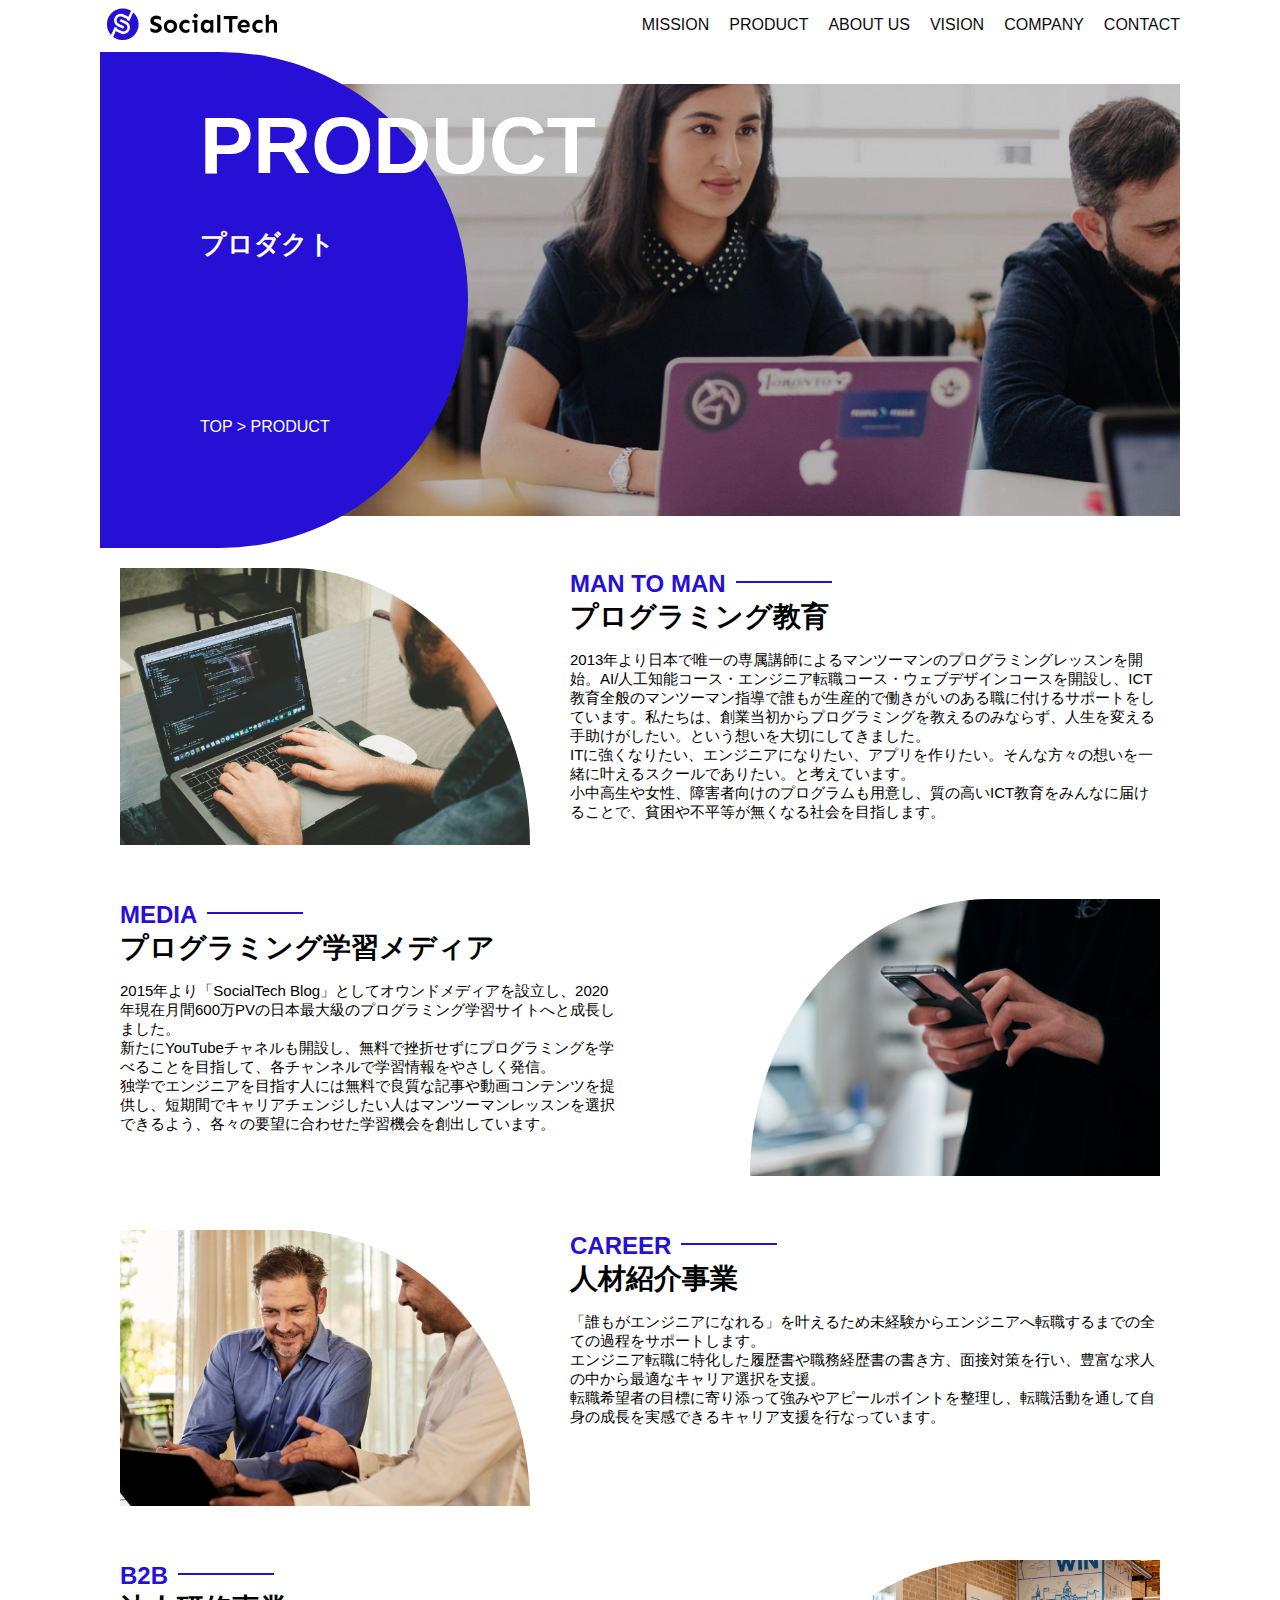
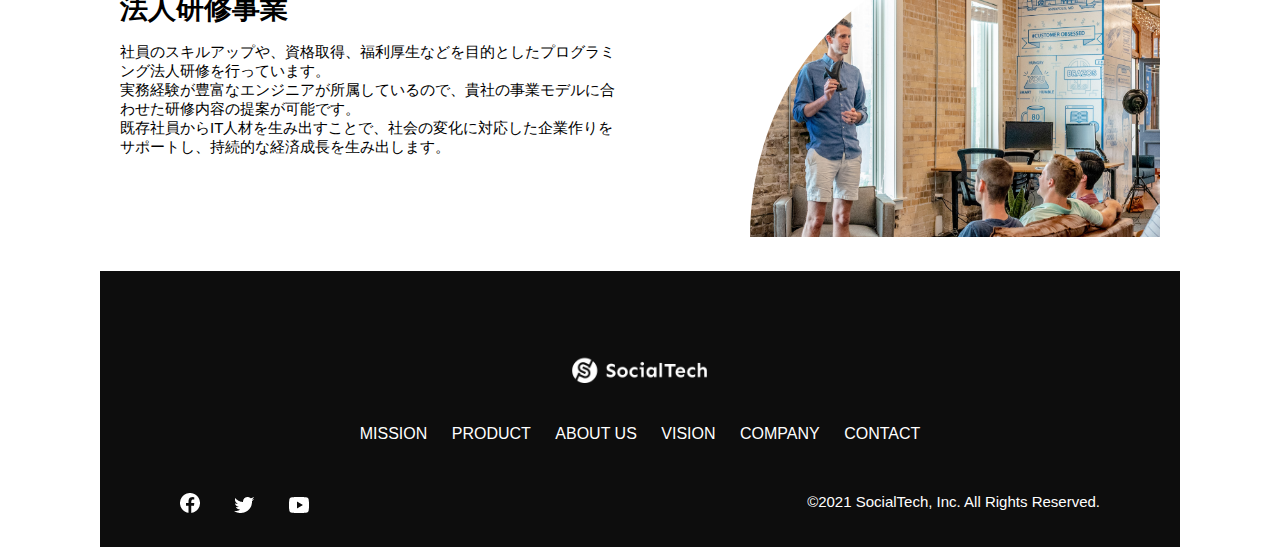
<file: kadai_tutorial_output/product.html>
<!DOCTYPE html>
<html>

<head>
  <title>SocialTech -PRODUCT　プロダクト-</title>
  <meta charset="utf-8">
  <meta name="description" content="SocialTechの4つのプロダクトを紹介します">
  <mate name="viewport" content="width=device-width, initial-scale=1.0">
    <link rel="stylesheet" href="style.css">
</head>

<body>
  <!--ヘッダー-->
  <header>
    <!--ロゴ-->
    <a href="index.html" id="logo">
      <img src="images/logo.png" alt="トップページに戻る">
    </a>


    <!-- PC用ナビゲーション-->
    <nav id="nav-pc">
      <ul>

        <li><a href="mission.html">MISSION</a></li>
        <li><a href="product.html">PRODUCT</a></li>
        <li><a href="index.html#aboutus">ABOUT US</a></li>
        <li><a href="index.html#vision">VISION</a></li>
        <li><a href="index.html#company">COMPANY</a></li>
        <li><a href="index.html#contact">CONTACT</a></li>
      </ul>
    </nav>

    <!-- スマホ用メニューボタン -->
    <button id="menu-sp" onclick="document.getElementById('nav-sp').style.display = 'block'">
      <img src="images/button-menu.png" alt="ナビゲーションを開く">
    </button>

    <!--スマホ用ナビゲーション-->
    <div id="nav-sp">
      <button id="close" onclick="document.getElementById('nav-sp').style.display = 'none'">
        <img src="images/button-close.png" alt="ナビゲーションを閉じる">
      </button>

      <nav>
        <ul>
          <li>
            <a id="logo-sp" href="index.html" onclick="document.getElementById('nav-sp').style.display = 'none'"><img
                src="images/logo-sp.png" alt="トップページに戻る"></a>
          </li>
          <li><a class="menu" href="mission.html"
              onclick="document.getElementById('nav-sp').style.display = 'none'">MISSION</a></li>
          <li><a class="menu" href="product.html"
              onclick="document.getElementById('nav-sp').style.display = 'none'">PRODUCT</a></li>
          <li><a class="menu" href="index.html#aboutus"
              onclick="document.getElementById('nav-sp').style.display = 'none'">ABOUT US</a></li>
          <li><a class="menu" href="index.html#vision"
              onclick="document.getElementById('nav-sp').style.display = 'none'">VISION</a></li>
          <li><a class="menu" href="index.html#company"
              onclick="document.getElementById('nav-sp').style.display = 'none'">COMPANY</a></li>
          <li><a class="menu" href="index.html#contact"
              onclick="document.getElementById('nav-sp').style.display = 'none'">CONTACT</a></li>
        </ul>
      </nav>
      <div id="sns">
        <a href="https://www.facebook.com/sejuku2013"><img src="images/button-facebook.png" alt="Facebookのリンク"></a>
        <a href="https://twitter.com/samuraijuku"><img src="images/button-twitter.png" alt="Twitterのリンク"></a>
        <a href="https://www.youtube.com/channel/UCCFOQO5aDK0xXam4cUQXT8g"><img src="images/button-youtube.png"
            alt="YouTubeのリンク"></a>
      </div>
    </div>
  </header>

  <main>
    <article>
      <section id="product-main">
        <div class="product-main-inner">
          <div id="product-title">
            <h1>PRODUCT<br><span>プロダクト</span></h1>
            <p>TOP > PRODUCT</p>
          </div>
        </div>
      </section>

      <section class="product-section product-section-left">
        <div class="product-section-img">
          <img src="images/product/product-mantoman.png" alt="PCでコードを書く男性">
        </div>
        <div class="product-read">
          <h2 class="product-h2">MAN TO MAN</h2>
          <h3 class="product-h3">プログラミング教育</h3>
          <p>
            2013年より日本で唯一の専属講師によるマンツーマンのプログラミングレッスンを開始。AI/人工知能コース・エンジニア転職コース・ウェブデザインコースを開設し、ICT教育全般のマンツーマン指導で誰もが生産的で働きがいのある職に付けるサポートをしています。私たちは、創業当初からプログラミングを教えるのみならず、人生を変える手助けがしたい。という想いを大切にしてきました。<br>ITに強くなりたい、エンジニアになりたい、アプリを作りたい。そんな方々の想いを一緒に叶えるスクールでありたい。と考えています。<br>小中高生や女性、障害者向けのプログラムも用意し、質の高いICT教育をみんなに届けることで、貧困や不平等が無くなる社会を目指します。
          </p>
        </div>
      </section>

      <section class="product-section product-section-right">
        <div class="product-read">
          <h2 class="product-h2">MEDIA</h2>
          <h3 class="product-h3">プログラミング学習メディア</h3>
          <p>2015年より「SocialTech
            Blog」としてオウンドメディアを設立し、2020年現在月間600万PVの日本最大級のプログラミング学習サイトへと成長しました。<br>新たにYouTubeチャネルも開設し、無料で挫折せずにプログラミングを学べることを目指して、各チャンネルで学習情報をやさしく発信。<br>独学でエンジニアを目指す人には無料で良質な記事や動画コンテンツを提供し、短期間でキャリアチェンジしたい人はマンツーマンレッスンを選択できるよう、各々の要望に合わせた学習機会を創出しています。
          </p>
        </div>
        <div class="product-section-img">
          <img src="images/product/product-media.png" alt="スマートフォンを操作する人">
        </div>
      </section>

      <section class="product-section product-section-left">
        <div class="product-section-img">
          <img src="images/product/product-career.png" alt="笑顔で話し合う2人の男性">
        </div>
        <div class="product-read">
          <h2 class="product-h2">CAREER</h2>
          <h3 class="product-h3">人材紹介事業</h3>
          <p>
            「誰もがエンジニアになれる」を叶えるため未経験からエンジニアへ転職するまでの全ての過程をサポートします。<br>エンジニア転職に特化した履歴書や職務経歴書の書き方、面接対策を行い、豊富な求人の中から最適なキャリア選択を支援。<br>転職希望者の目標に寄り添って強みやアピールポイントを整理し、転職活動を通して自身の成長を実感できるキャリア支援を行なっています。<br>
          </p>
        </div>
      </section>

      <section class="product-section product-section-right">
        <div class="product-read">
          <h2 class="product-h2">B2B</h2>
          <h3 class="product-h3">法人研修事業</h3>
          <p>
            社員のスキルアップや、資格取得、福利厚生などを目的としたプログラミング法人研修を行っています。<br>実務経験が豊富なエンジニアが所属しているので、貴社の事業モデルに合わせた研修内容の提案が可能です。<br>既存社員からIT人材を生み出すことで、社会の変化に対応した企業作りをサポートし、持続的な経済成長を生み出します。
          </p>
        </div>
        <div class="product-section-img">
          <img src="images/product/product-b2b.png" alt="講演中の男性とそれを聴く人々">
        </div>
      </section>

    </article>
  </main>

  <footer>
    <div id="footer-logo">
      <img src="images/logo-sp.png" alt="SocialTech">
    </div>
    <div id="footer-link">
      <a href="mission.html">MISSION</a>
      <a href="product.html">PRODUCT</a>
      <a href="index.html#aboutus">ABOUT US</a>
      <a href="index.html#vision">VISION</a>
      <a href="index.html#company">COMPANY</a>
      <a href="index.html#contact">CONTACT</a>
    </div>
    <div id="sns-footer">
      <div class="sns-btns">
        <a href="https://www.facebook.com/sejuku2013"><img src="images/button-facebook.png" alt="Facebookのリンク"></a>
        <a href="https://twitter.com/samuraijuku"><img src="images/button-twitter.png" alt="Twitterのリンク"></a>
        <a href="https://www.youtube.com/channel/UCCFOQO5aDK0xXam4cUQXT8g"><img src="images/button-youtube.png"
            alt="YouTubeのリンク"></a>
      </div>
      <p id="copyright">&copy;2021 SocialTech, Inc. All Rights Reserved.</p>
    </div>
  </footer>

</body>

</html>
</file>
<file: hrml-css-kadai_013/style.css>
/* PC、スマホ共通スタイル */
body {
  font-family: "Source Sans Pro", "Hiragino Kaku Gothic ProN", Meiryo, Arial,
    sans-serif;
}

p {
  font-size: 15px;
}

#main-visual > img {
  width: 100%;
}

/*================
PC用のスタイル 
=================*/
@media screen and (min-width: 768px) {
  /* 横幅設定 */
  body {
    max-width: 1080px;
    min-width: 960px;
    margin: 0 auto 0 auto;
  }

  /* ヘッダー */
  header {
    display: flex;
    justify-content: space-between;
  }

  /* ナビゲーションのレイアウト */
  #nav-pc {
    text-align: right;
    font-size: 14px;
    padding-top: 15px;
  }

  /* ナビゲーションのリンクの装飾設定 */
  #nav-pc > a {
    text-decoration: none;
    margin-left: 20px;
  }

  #nav-pc > a:link {
    color: #0d0d0d;
  }

  #nav-pc > a:visited {
    color: #0d0d0d;
  }

  #nav-pc > a:hover {
    color: #0d0d0d;
    text-decoration: underline;
  }

  #nav-pc > a:active {
    color: #0d0d0d;
  }

  #menu-sp {
    display: none;
  }

  #nav-sp {
    display: none;
  }
}

/*================
sp用のスタイル 
=================*/
@media screen and (max-width: 767px) {
  body {
    min-width: 375px;
    margin: 0;
  }

  #nav-pc {
    display: none;
    position: relative;
  }

  #menu-sp {
    float: right;
    padding: 0;
  }

  #nav-sp {
    background-color: #ce933e;
    position: absolute;
    left: 0;
    top: 0;
    height: 100%;
    width: 100%;
    display: none;
    z-index: 100;
  }

  #nav-sp ul {
    padding-left: 0;
  }

  #nav-sp li {
    list-style: none;
  }

  #close {
    position: absolute;
    top: 20px;
    right: 20px;
  }

  #logo-sp {
    margin: 80px 0px 30px 20px;
  }

  #nav-sp a {
    display: block;
  }

  #nav-sp a:link {
    color: #ffffff;
  }

  #nav-sp a:visited {
    color: #ffffff;
  }

  #nav-sp a:hover {
    color: #ffffff;
    text-decoration: underline;
  }

  #nav-sp a:active {
    color: #ffffff;
  }

  #nav-sp .menu {
    text-decoration: none;
    display: block;
    margin: 0 20px;
    height: 44px;
    font-size: 16px;
    background-image: url("images/arrow.png");
    background-repeat: no-repeat;
    background-position: right top;
  }
}
</file>
<file: kadai_tutorial_output/style.css>
/* PC、スマホ共通スタイル */
* {
  box-sizing: border-box;
}

p {
  font-size: 15px;
}

body {
  max-width: 1080px;
  margin: 0 auto 0 auto;
  font-family: "Source Sans Pro", "Hiragino Kaku Gothic ProN", Meiryo, Arial,
    sans-serif;
}

/* ヘッダー */
header {
  display: flex;
  justify-content: space-between;
}
/* ナビゲーションのレイアウト */
#nav-pc　 {
  font-size: 14px;
}

#nav-pc ul {
  display: flex;
  padding-left: 0;
}

#nav-pc li {
  list-style: none;
}

/* ナビゲーションのリンクの装飾設定 */
#nav-pc a {
  text-decoration: none;
  margin-left: 20px;
  color: #0d0d0d;
}

#nav-pc a:hover {
  text-decoration: underline;
}

/* スマホ用ナビを非表示 */
#nav-sp,
#menu-sp {
  display: none;
}

/* メインビジュアル*/
#main-visual {
  position: relative;
  height: 400px;
}

#main-message {
  position: absolute;
  top: 0;
  left: 0;
  background-color: #2710d5;
  color: #ffffff;
  border-radius: 0 0 476px 0;
  max-width: 620px;
  height: 100%;
  width: 100%;
  z-index: 11;
}

#main-message h1 {
  font-size: 60px;
  margin: 100px 0 0 50px;
}

#main-message > p {
  font-size: 28px;
  margin: 0 0 0 50px;
}

#main-visual > img {
  max-width: 620px;
  border-radius: 476px 0 0 0;
  position: absolute;
  top: 0;
  right: 0;
  z-index: 10;
}

/* 見出し */
h2 {
  margin: 40px 0 0 0;
}

h2::after {
  content: url("images/line.png");
  margin-left: 10px;
}

h3 {
  font-size: 27px;
}

/* ミッション */
#mission {
  margin: 80px auto 80px auto;
}

#mission-flex {
  display: flex;
}

#mission-flex > div {
  width: 50%;
  margin: 20px;
}

#mission-photo {
  width: 100%;
}

#s2dgs {
  margin-top: 50px;
  width: 100%;
}

/* プロダクト */
#product {
  background-color: #fafafa;
  margin: 80px 0 80px 0;
  padding: 10px 40px 0px 40px;
}

/* 外枠 */
#product .product-flex {
  margin-top: 40px;
  display: flex;
} /* (#product .product-flex)の.の前に必ず"　"を入れる */

/* 左のカラム */
#product-left {
  width: 50%;
  margin-right: 20px;
}

/* 右のカラム */
#product-right {
  width: 50%;
  margin-left: 20px;
  margin-top: 80px;
}

/* 写真＋説明の枠 */
#product-left > div {
  position: relative;
  height: 480px;
  margin-right: 20px;
}
#product-right > div {
  position: relative;
  height: 480px;
  margin-left: 20px;
}

/* 写真*/
.product-photo {
  width: 100%;
}

/* 説明文の枠 */
.product-explain {
  background-color: #ffffff;
  position: absolute;
  left: 0;
  bottom: 50px;
  margin: 0 40px 0 40px;
  padding: 20px;
  box-shadow: 5px 5px 10px rgba(0, 0, 0, 0.05);
}

/* 説明文の英語 */
.product-explain > span {
  color: #2710d5;
  font-weight: bold;
  font-size: 16px;
  margin: 0;
}

/* 説明文の見出し */
.product-explain > h3 {
  margin: 5px 0 5px 0;
}

/* 説明文 */
.product-explain > p {
  font-size: 14px;
  margin: 0;
}

/* もっと見るボタン */
#product-more {
  text-align: center;
}

#product-more a {
  position: relative;
  bottom: -42px;
}

/* ABOUT US */
#aboutus {
  margin: 80px auto 80px auto;
}

/* 3つの組織文化と写真を入れる枠 */
#aboutus > div {
  display: flex;
}

/* 写真 */
.culture-img {
  width: 50%;
  align-self: flex-start;
}

.culture-img2 {
  margin-top: 50px;
  width: 100%;
}

/* 3つの組織文化の表 */
.culture-table {
  margin-right: 50px;
}

/* 番号 */
.culture-num {
  font-size: 80px;
  color: #2710d5;
  padding: 0 20px 0 0;
}

/* 見出し */
.culture-table th {
  text-align: left;
  font-size: 28px;
  font-weight: bold;
}

/* 組織文化英語 */
.culture-en {
  color: #2710d5;
  font-size: 24px;
}

/* 説明文 */
.culture-description {
  margin: 0;
}

/* ビジョン */
#vision {
  margin: 80px auto 80px auto;
}

/* セクション内の外枠*/
#vision > div {
  display: flex;
  justify-content: space-between;
  flex-wrap: wrap;
}

/*7つの行動指針の枠*/
.vision-box {
  width: 300px;
  height: 300px;
  margin-bottom: 30px;
  position: relative;
}

.vision-box > img {
  width: 100%;
  position: relative;
  z-index: 30;
}

.vision-box > div {
  position: absolute;
  top: 0;
  left: 0;
  z-index: 31;
  margin-right: 20px;
}

.vision-box > div > h4 {
  color: #2710d5;
  font-size: 19px;
  margin: 80px 0 0 0;
}

.vision-box > div > h4::first-letter {
  font-size: 40px;
}

.vision-box > div > h5 {
  font-size: 20px;
  margin: 0 0 0 0;
}

.vision-box > div > p {
  margin: 10px 0 0 0;
}

/* 会社概要 */
#company {
  margin: 80px auto;
}

#company-table {
  width: 100%;
}

.tableheader {
  text-align: left;
  padding: 20px;
  border-bottom-color: #2710d5;
  border-bottom-width: 1px;
  border-bottom-style: solid;
  width: 100px;
}

.tableheader-first {
  border-bottom-color: #2710d5;
  border-top-width: 1px;
  border-top-style: solid;
}

.cell {
  padding: 30px;
  border-top-color: #ececec;
  border-top-width: 1px;
  border-top-style: solid;
}

.cell-first {
  border-top-color: #ececec;
  border-bottom-width: 1px;
  border-bottom-style: solid;
}

#company > iframe {
  width: 100%;
  height: 368px;
  margin-top: 40px;
}

/* お問い合わせ */
#contact {
  margin: 80px auto 80px auto;
}

/* 外枠 */
#contact > form > div {
  display: flex;
  flex-direction: row;
  flex-wrap: wrap;
  padding-bottom: 30px;
}

/* 左列 見出し */
.contact-heading {
  width: 240px;
  align-self: center;
}
/* 見出しのラベル */
.contact-label {
  font-weight: bold;
}
/* 必須 */
.contact-span {
  color: #ce2222;
  margin: 0 0 0 20px;
  font-weight: bold;
}

/* テキストボックス */
.contact-textbox {
  border-top: 0px;
  border-left: 0px;
  border-right: 0px;
  border-bottom-width: 1px;
  border-bottom-color: #707070;
  border-style: solid;
  background-color: #fafafa;
  height: 56px;
  width: 400px;
}

/* お問い合わせ内容のテキストエリア */
.contact-textarea {
  border-top: 0px;
  border-left: 0px;
  border-right: 0px;
  border-bottom-width: 1px;
  border-bottom-color: #707070;
  background-color: #fafafa;
  width: 400px;
  height: 200px;
}

/* 個人情報の取り扱い */
#contact dt {
  font-weight: bold;
}

#contact dd {
  margin: 0 0 16px 0;
}

#contact dd p {
  margin: 0;
}

#contact dd ul {
  padding-left: 0;
}

#contact dd li {
  margin-bottom: 0;
  list-style: none;
}

/* フッター */
footer {
  background-color: #0d0d0d;
  text-align: center;
  padding: 80px 80px 30px 80px;
}

#footer-logo {
  margin-bottom: 30px;
}

#footer-link {
  margin-bottom: 50px;
}

#footer-link > a {
  text-decoration: none;
  margin: 10px;
  color: #ffffff;
}

#footer-link > a:hover {
  text-decoration: underline;
}

#sns-footer {
  display: flex;
  justify-content: space-between;
  text-align: left;
}

#sns-footer a {
  margin-right: 30px;
}

#copyright {
  color: #ffffff;
  margin: 0;
}

/* mission.html用スタイル */
/* ミッションのメインビジュアル */
.mission-main-inner {
  background-image: url("images/mission/mission-main.png");
  background-repeat: no-repeat;
  background-position-y: center;
}

#mission-title {
  background-color: #2710d5;
  width: 368px;
  color: #ffffff;
  height: 496px;
  border-radius: 0 248px 248px 0;
  position: relative;
}

#mission-title h1 {
  position: absolute;
  top: 0;
  left: 100px;
  font-size: 80px;
  line-height: 1;
}

#mission-title h1 span {
  font-size: 26px;
}

#mission-title > p {
  position: absolute;
  top: 350px;
  left: 100px;
  font-size: 16px;
}

/* ミッションページ　S2DGSの設定 */
#mission-s2dgs {
  padding: 20px;
}

.mission-h2 {
  color: #2710d5;
  font-size: 40px;
}

.mission-h2::after {
  content: none;
}

/* ミッションページ　5つのゴールの設定 */
#mission-five-goals {
  padding: 20px;
  display: flex;
}

#mission-five-goals .five-goals-image {
  width: 30%;
  padding: 20px;
}

#mission-five-goals .five-goals-image img {
  width: 100%;
}

#mission-five-goals .five-goals-read {
  width: 70%;
  padding: 20px;
}

#mission-five-goals .five-goals-read > div {
  margin-bottom: 40px;
}

.fivegoals-image-right {
  float: right;
  margin: 20px;
}

.fivegoals-image-left {
  float: left;
  margin: 20px;
}

.fivegoals-number {
  color: #2710d5;
  font-size: 48px;
  font-weight: bold;
  margin: 0;
}

.fivegoals-h3 {
  font-size: 28px;
  margin: 0;
}

.fivegoals-p {
  margin: 0;
}

/* プロダクトページ */
.product-main-inner {
  background-image: url("images/product/product-main.png");
  background-repeat: no-repeat;
  background-position-y: center;
}

#product-title {
  background-color: #2710d5;
  width: 368px;
  color: #ffffff;
  height: 496px;
  border-radius: 0 248px 248px 0;
  position: relative;
}

#product-title h1 {
  position: absolute;
  top: 0;
  left: 100px;
  font-size: 80px;
  line-height: 1;
}

#product-title h1 span {
  font-size: 26px;
}

#product-title > p {
  position: absolute;
  top: 350px;
  left: 100px;
  font-size: 16px;
}

/* セクション */
.product-section {
  display: flex;
  padding: 20px 20px 0;
}

.product-section .product-section-img {
  width: 450px;
}

/* 左が画像のセクション*/
.product-section-left .product-section-img img {
  width: 100%;
  padding: 0 40px 30px 0;
  border-radius: 0 432px 0 0;
}

.product-section-left .product-read {
  width: 50%;
  flex-grow: 1;
}

.product-section-left .product-read p {
  margin-bottom: 0;
}

/* 右が画像のセクション*/
.product-section-right {
  justify-content: space-between;
}

.product-section-right .product-section-img img {
  width: 100%;
  padding: 0 0 30px 40px;
  border-radius: 432px 0 0 0;
}

.product-section-right .product-read {
  width: 500px;
}

.product-h2 {
  color: #2710d5;
  font-size: 24px;
  margin: 0;
}

.product-h3 {
  font-size: 28px;
  margin: 0;
}

/*====================
  スマートフォン用のスタイル
=====================*/
@media screen and (max-width: 767px) {
  /* PC用ナビゲーション非表示 */
  #nav-pc {
    display: none;
  }

  /* ハンバーガーメニュー */
  #menu-sp {
    display: block;
    background-color: transparent;
    float: right;
    padding: 0;
    border: none;
  }

  /* スマホ用ナビゲーションの表示切替*/
  /* 初期状態、レイアウトと非表示設定 */
  #nav-sp {
    background-color: #2710d5;
    position: fixed;
    left: 0;
    top: 0;
    height: 100%;
    width: 100%;
    display: none;
    z-index: 100;
  }

  /* ×ボタン */
  #close {
    position: absolute;
    top: 20px;
    right: 20px;
    background-color: transparent;
    border: none;
  }

  #nav-sp nav ul {
    padding-left: 0;
  }

  #nav-sp nav li {
    list-style: none;
  }

  /* ナビゲーションメニュー用ロゴ */
  #logo-sp {
    margin: 80px 0 30px 20px;
  }

  /* ナビゲーションのリンクの装飾設定 */
  #nav-sp nav a {
    display: block;
    color: #ffffff;
  }

  #nav-sp nav a:hover {
    text-decoration: underline;
  }

  #nav-sp .menu {
    text-decoration: none;
    margin: 0 20px 0 20px;
    height: 44px;
    font-size: 16px;
    background-image: url("images/arrow.png");
    background-repeat: no-repeat;
    background-position: right top;
  }

  #sns {
    position: absolute;
    bottom: 20px;
    left: 20px;
  }

  #sns > a {
    margin-right: 30px;
  }

  /* メインビジュアル */
  #main-visual {
    position: relative;
    height: 470px;
  }

  #main-visual > div {
    text-align: center;
    height: 280px;
  }

  #main-visual h1 {
    font-size: 28px;
    margin: 90px 0 0 0;
  }

  #main-visual > div > p {
    margin: 0;
    font-size: 15px;
  }

  #main-visual > img {
    width: 100%;
    border-radius: 476px 0 0 0;
    top: auto;
    bottom: 0;
  }

  /*見出し*/
  h2 {
    margin: 15px 0 15px 0;
  }

  h3 {
    font-size: 24px;
    margin: 10px 0 0 0;
  }

  /* ミッション */
  #mission {
    margin: 20px 0 20px 0;
    padding: 0 20px 0 20px;
  }

  #mission-flex {
    flex-direction: column;
  }

  #mission-flex > div {
    width: 100%;
    margin: 0;
  }

  /* プロダクト */
  #product {
    margin: 0;
    padding: 10px 20px 0 20px;
  }

  /* 外枠 */
  #product .product-flex {
    flex-direction: column;
    margin-top: 0;
  }

  /* 左右のカラム　スマホでは縦並び */
  #product-left,
  #product-right {
    width: 100%;
    margin: 0;
  }

  /*  写真＋説明の枠 */
  #product-left > div,
  #product-right > div {
    height: auto;
    margin: 0;
  }

  /* 説明文の枠 */
  .product-explain {
    position: relative;
    margin: 0;
  }

  .product-explain > h3 {
    margin: 10px 0 10px 0;
    font-size: 24px;
  }

  /* もっと見るボタン */
  #product-more {
    text-align: left;
  }

  /* ABOUT US */
  #aboutus {
    margin: 80px 20px 80px 20px;
  }

  #aboutus > div {
    flex-direction: column;
  }

  .culture-table th {
    font-size: 16px;
  }

  .culture-table {
    margin-right: 0;
    padding-right: 20px;
    order: 2;
  }

  .culture-img {
    width: 100%;
    order: 1;
  }

  .culture-img2 {
    margin-top: 0;
  }

  .culture-num {
    padding: 0;
  }

  .culture-description {
    margin: 0;
  }

  /* ビジョン */
  #vision {
    margin: 80px 20px 80px 20px;
  }

  .vision-box > img {
    position: absolute;
    top: 0;
    left: 0;
  }

  .vision-box > div > h4 {
    margin: 60px 0 0 0;
  }

  /*会社概要*/
  #company {
    margin: 0 20px 0 20px;
  }

  #company > h3 {
    margin-bottom: 20px;
  }

  .tableheader {
    width: 50px;
  }

  .cell {
    padding: 20px;
  }

  #company > iframe {
    height: 240px;
  }

  /* お問い合わせ */
  #contact {
    margin: 80px 20px 80px 20px;
  }

  #contact > h3 {
    margin-bottom: 20px;
  }

  #contact > form > div {
    flex-direction: column;
    margin-bottom: 20px;
  }

  .contact-heading {
    align-self: auto;
    margin-bottom: 20px;
  }

  .contact-textbox {
    min-width: 300px;
    width: 100%;
  }

  .contact-textarea {
    height: 150px;
    width: 100%;
  }

  .radiobutton {
    margin-bottom: 20px;
  }

  /* フッター */
  footer {
    padding: 30px 20px 50px 20px;
    text-align: left;
  }

  #footer-link > a {
    margin: 0 20px 30px 0;
    display: block;
    background-image: url("images/arrow.png");
    background-repeat: no-repeat;
    background-position: right top;
  }

  #footer-link > a:hover {
    text-decoration: underline;
  }

  #sns-footer {
    flex-direction: column;
    justify-content: flex-start;
  }

  #copyright {
    font-size: 12px;
    margin-top: 30px;
  }

  /* mission.html用スタイル */
  /* ミッションのメインビジュアル */
  #mission-main {
    height: 256px;
    margin-top: 4%;
    position: relative;
  }

  .mission-main-inner {
    height: 80%;
    background-size: cover;
  }

  #mission-title {
    width: 136px;
    height: 256px;
    position: absolute;
    top: -10%;
  }

  #mission-title h1 {
    left: 20px;
    font-size: 40px;
  }

  #mission-title h1 span {
    font-size: 18px;
  }

  #mission-title > p {
    top: 180px;
    left: 20px;
    font-size: 13px;
  }

  /* ミッションページ　S2DGSの設定 */
  .mission-h2 {
    font-size: 38px;
    margin: 0px;
  }

  .mission-h2::after {
    content: none;
  }

  #mission-s2dgs > img {
    width: 100%;
  }

  /* ミッションページ　5つのゴールの設定 */
  #mission-five-goals {
    flex-direction: column;
  }

  #mission-five-goals > div {
    padding: 0;
  }

  #mission-five-goals .five-goals-image,
  #mission-five-goals .five-goals-read {
    width: 100%;
    padding: 0;
  }

  #mission-five-goals .five-goals-read > div {
    display: flex;
    flex-direction: column;
  }

  .fivegoals-image-right,
  .fivegoals-image-left {
    align-self: center;
  }

  /* プロダクトページ */
  #product-main {
    height: 256px;
    margin-top: 4%;
    position: relative;
  }

  .product-main-inner {
    height: 80%;
    background-size: cover;
  }

  #product-title {
    width: 136px;
    height: 256px;
    position: absolute;
    top: -10%;
  }

  #product-title h1 {
    left: 20px;
    font-size: 40px;
  }

  #product-title h1 span {
    font-size: 18px;
  }

  #product-title > p {
    top: 180px;
    left: 20px;
    font-size: 13px;
  }

  /* セクション */
  .product-section {
    flex-direction: column;
  }

  .product-section .product-section-img {
    width: 100%;
  }

  .product-section .product-section-img img {
    width: 100%;
    padding: 0;
  }

  /* 左が画像のセクション*/
  .product-section-left .product-section-img img {
    border-radius: 0 300px 0 0;
  }

  .product-section-left .product-read {
    width: 100%;
    flex-grow: 1;
  }

  /* 右が画像のセクション*/
  .product-section-right .product-section-img img {
    order: 1;
    border-radius: 300px 0 0 0;
  }

  .product-section-right .product-read {
    order: 2;
    width: 100%;
  }
}
</file>
